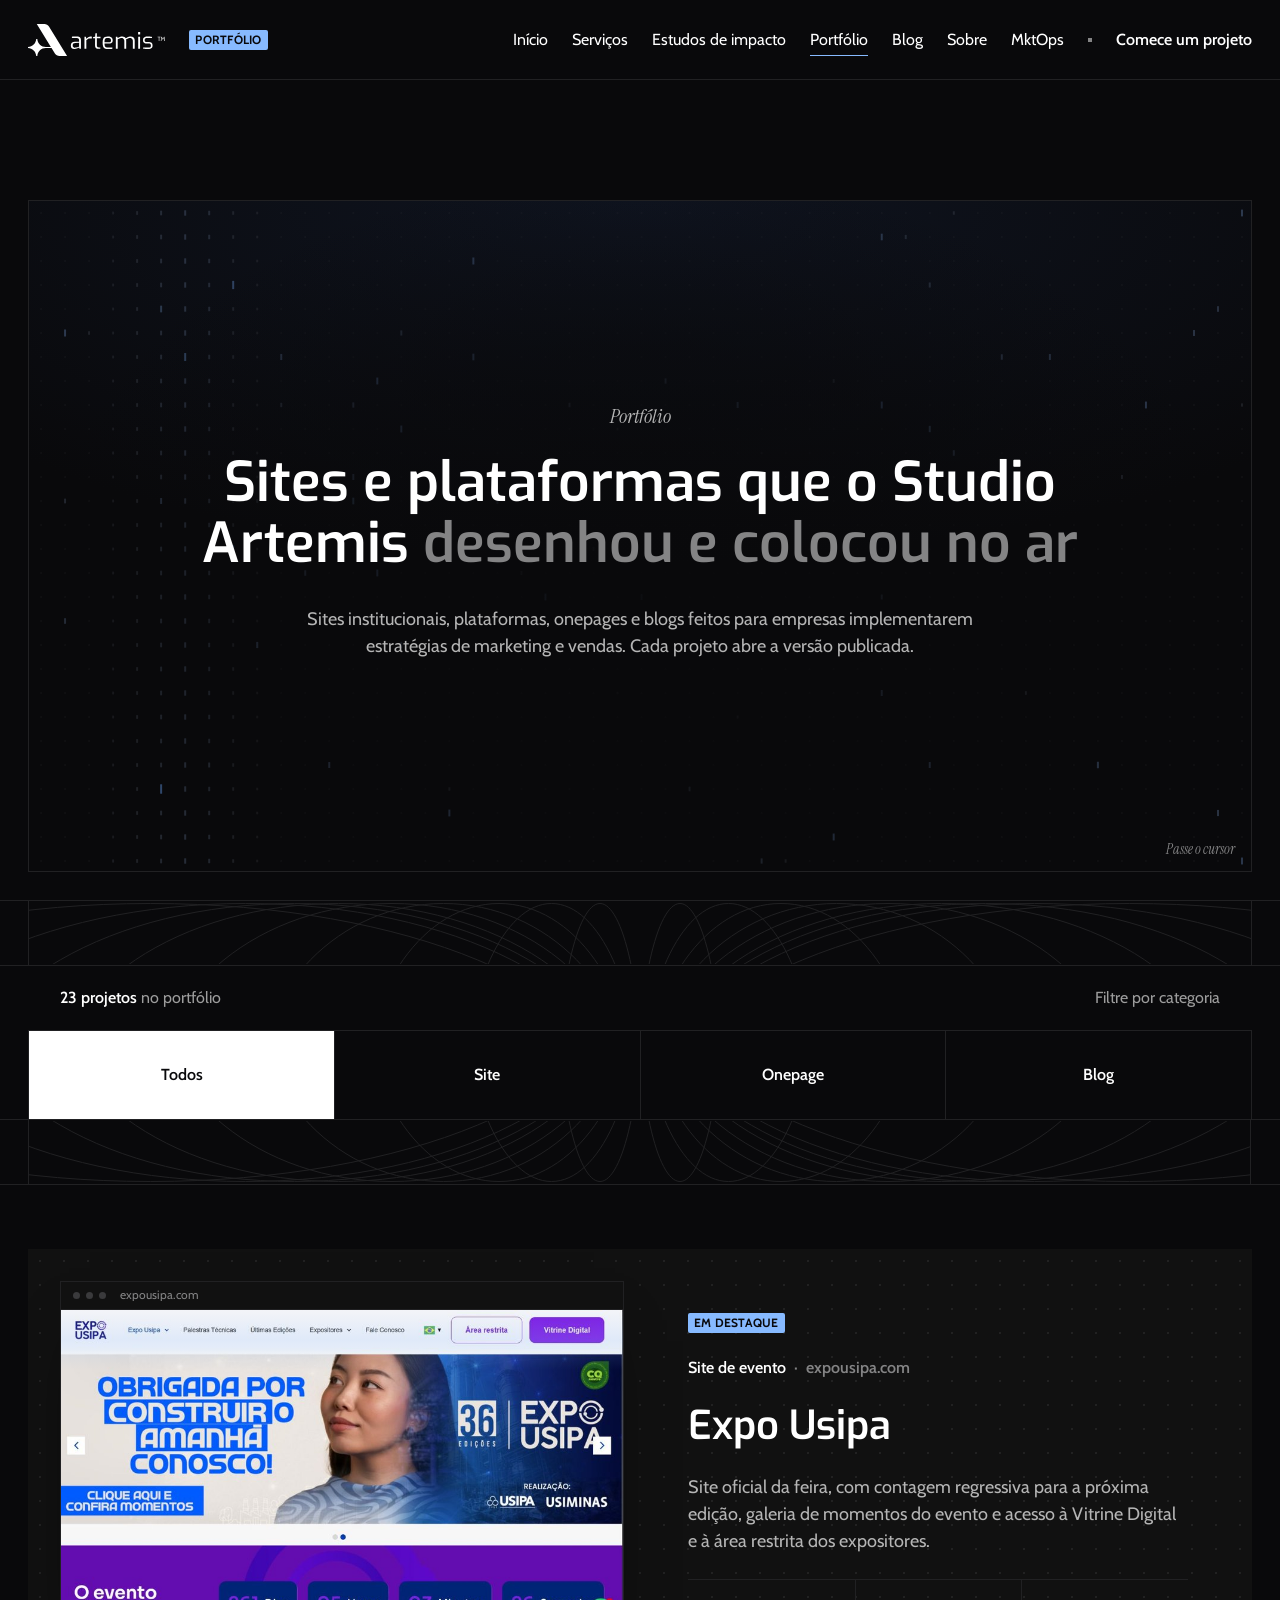
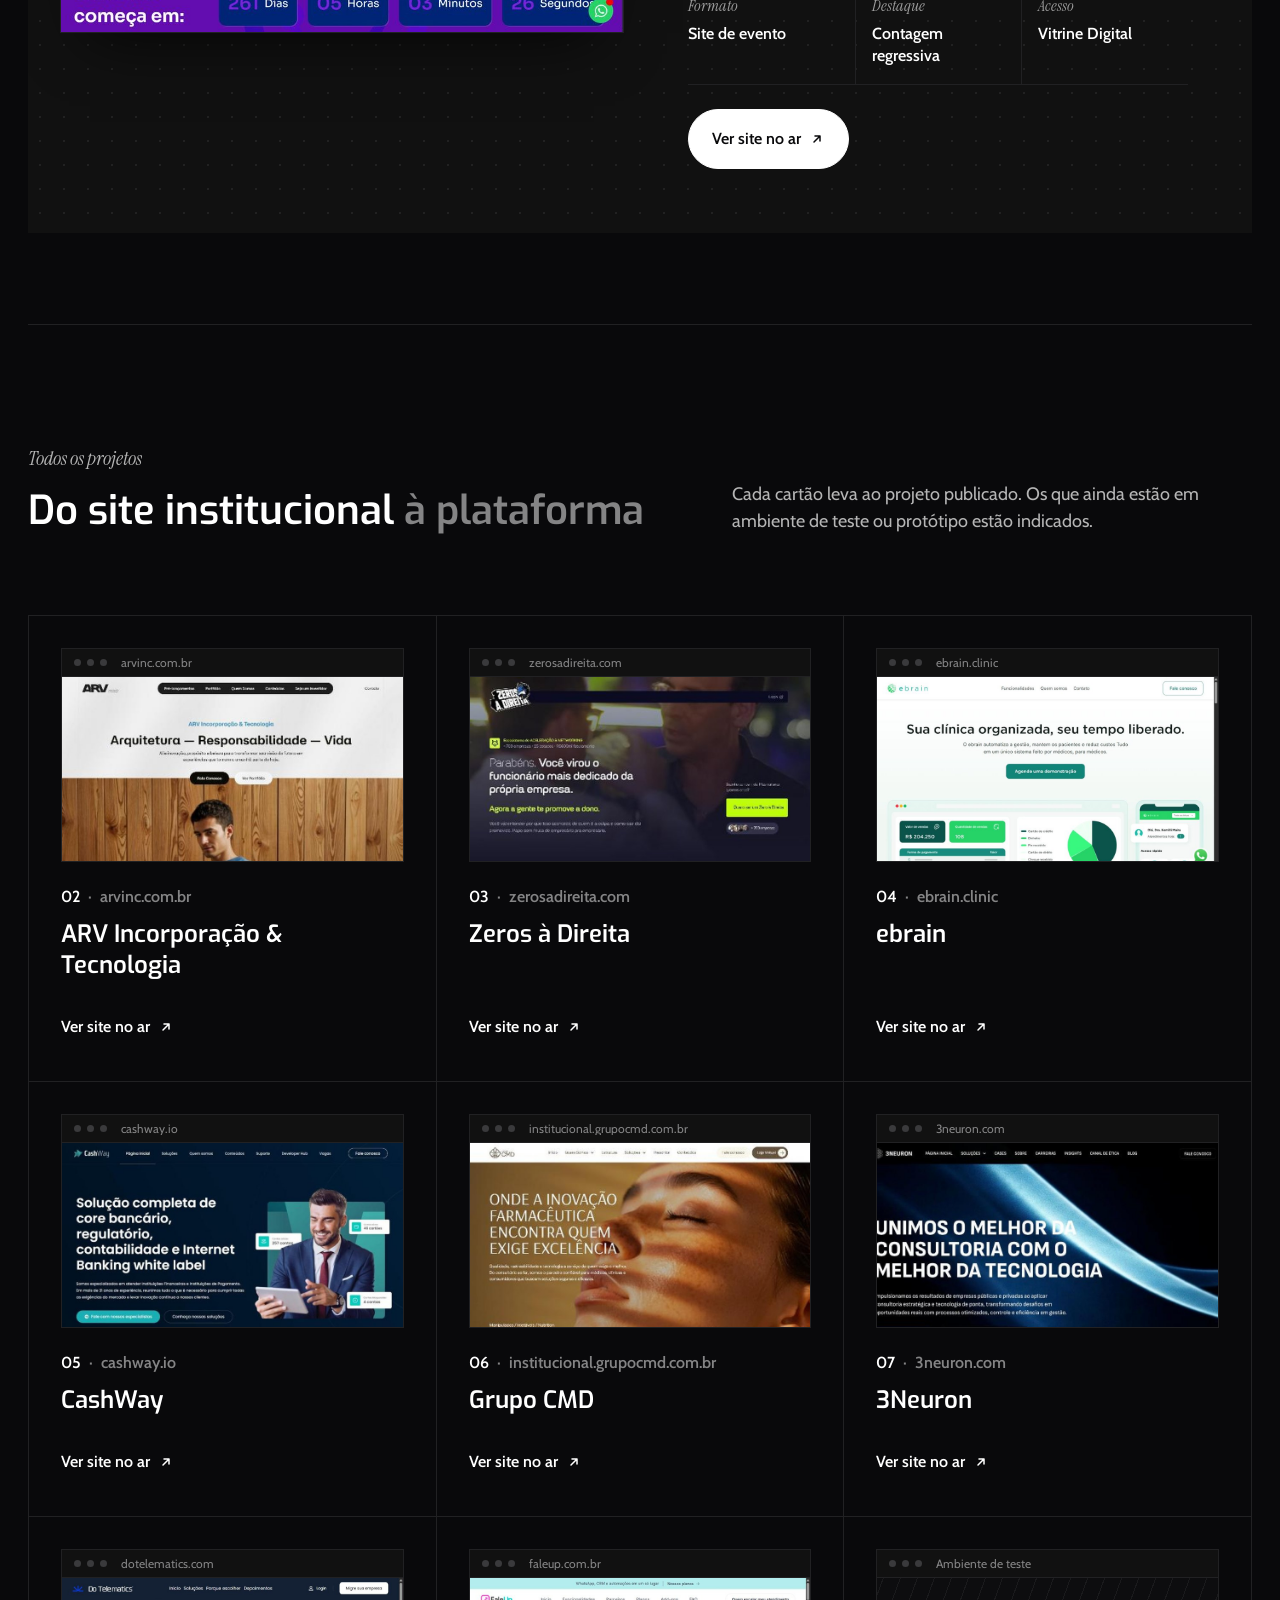
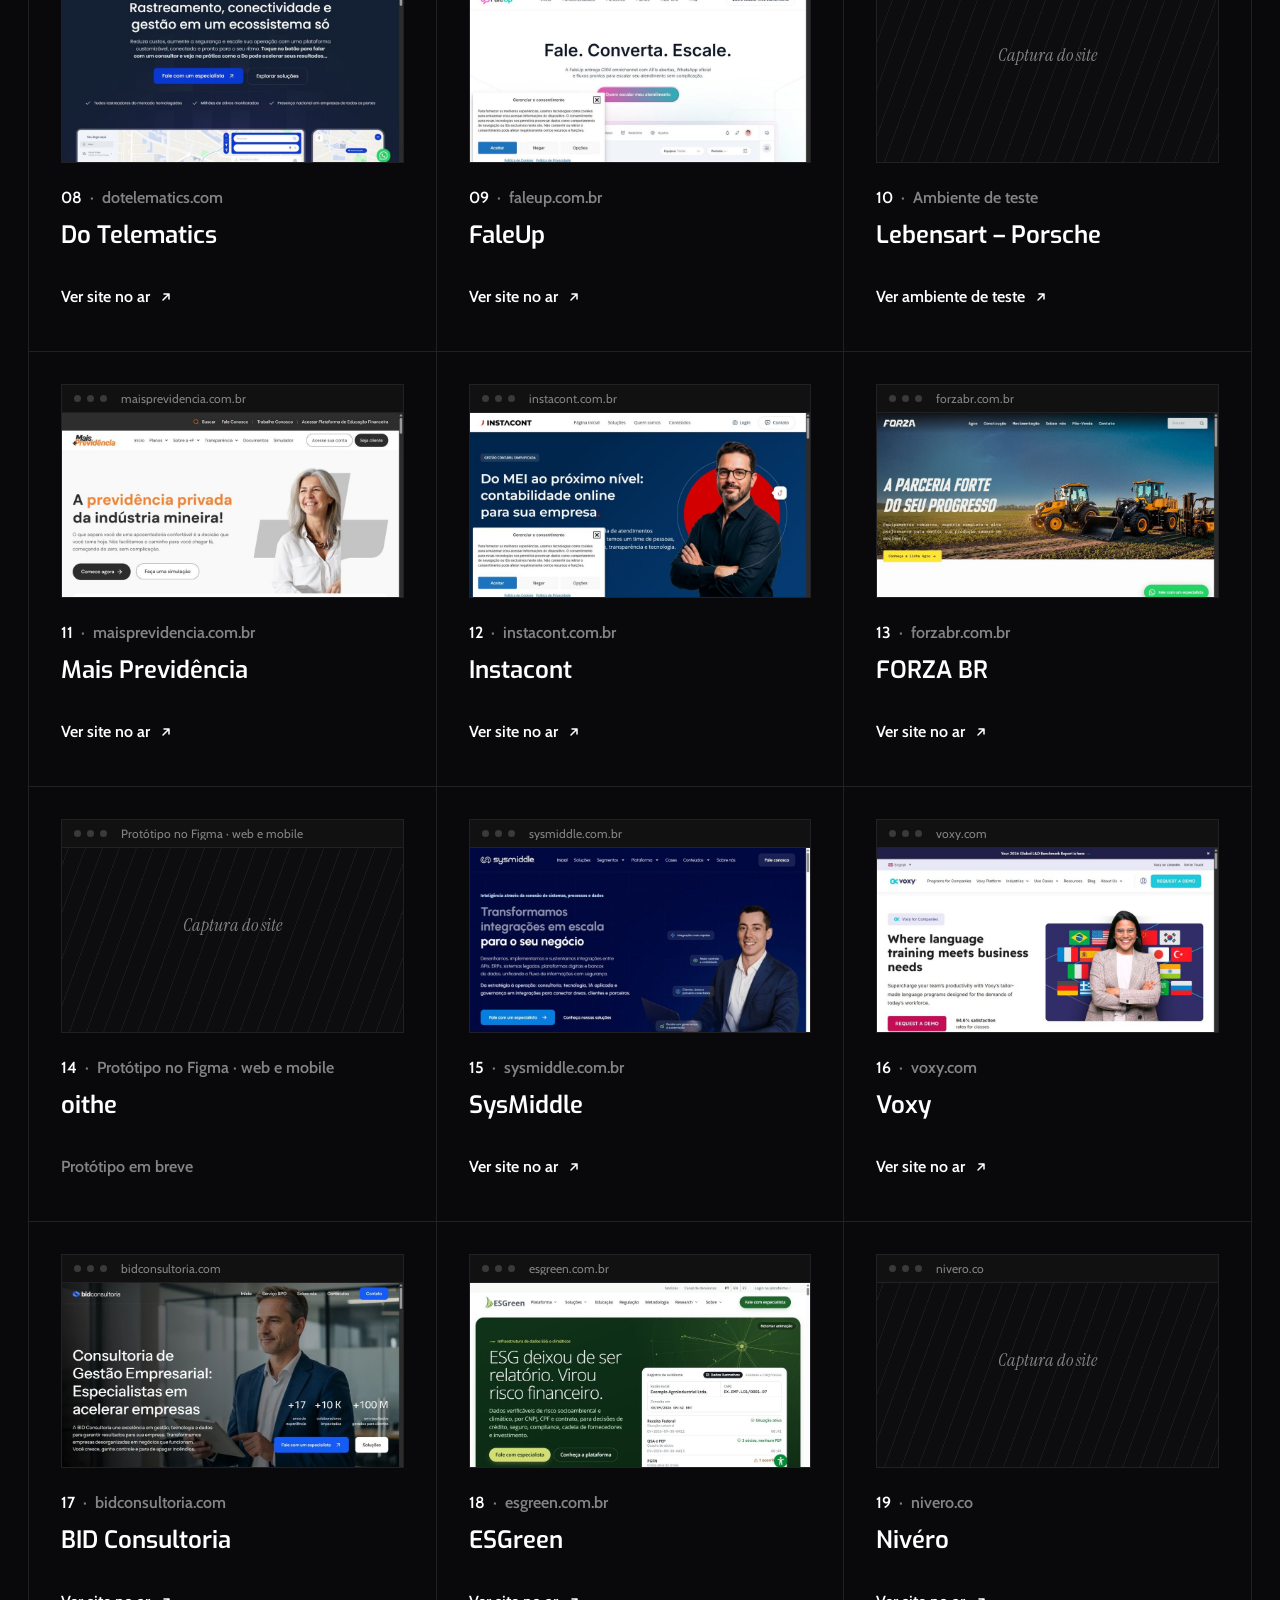
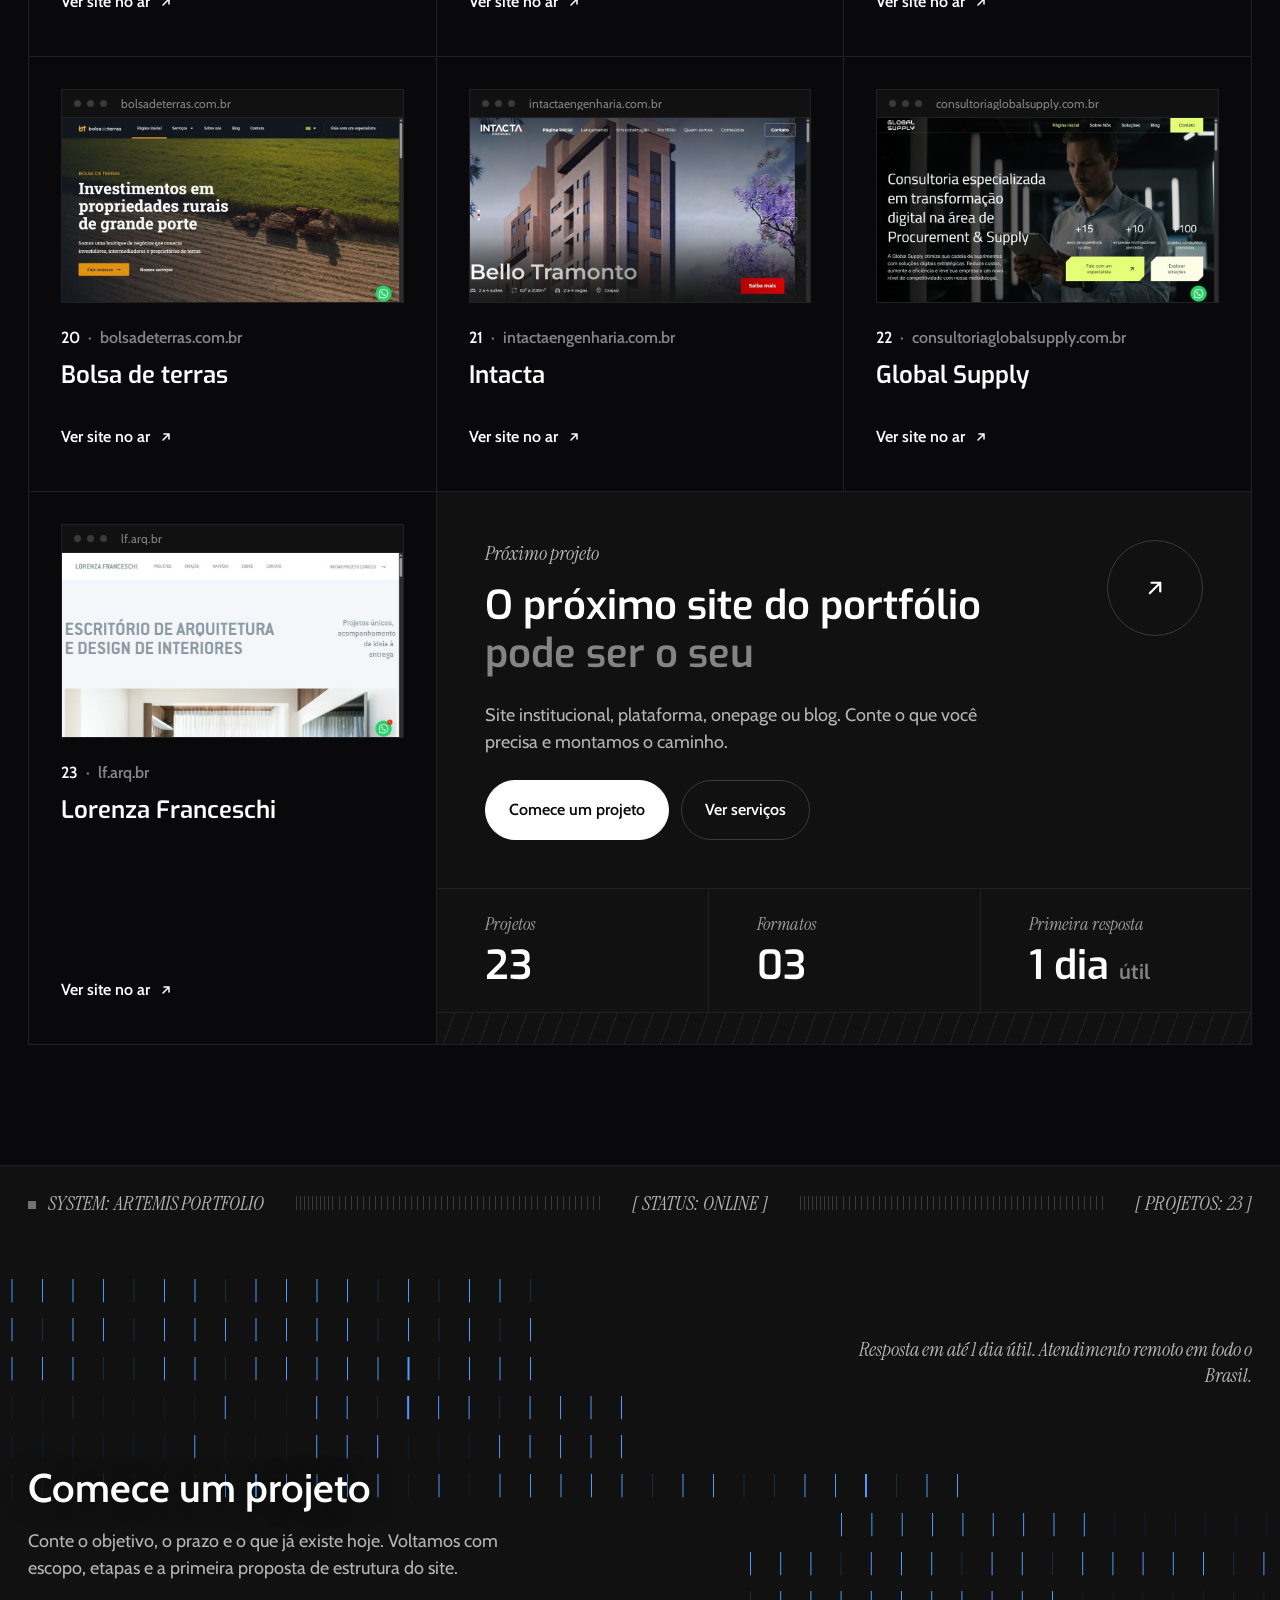
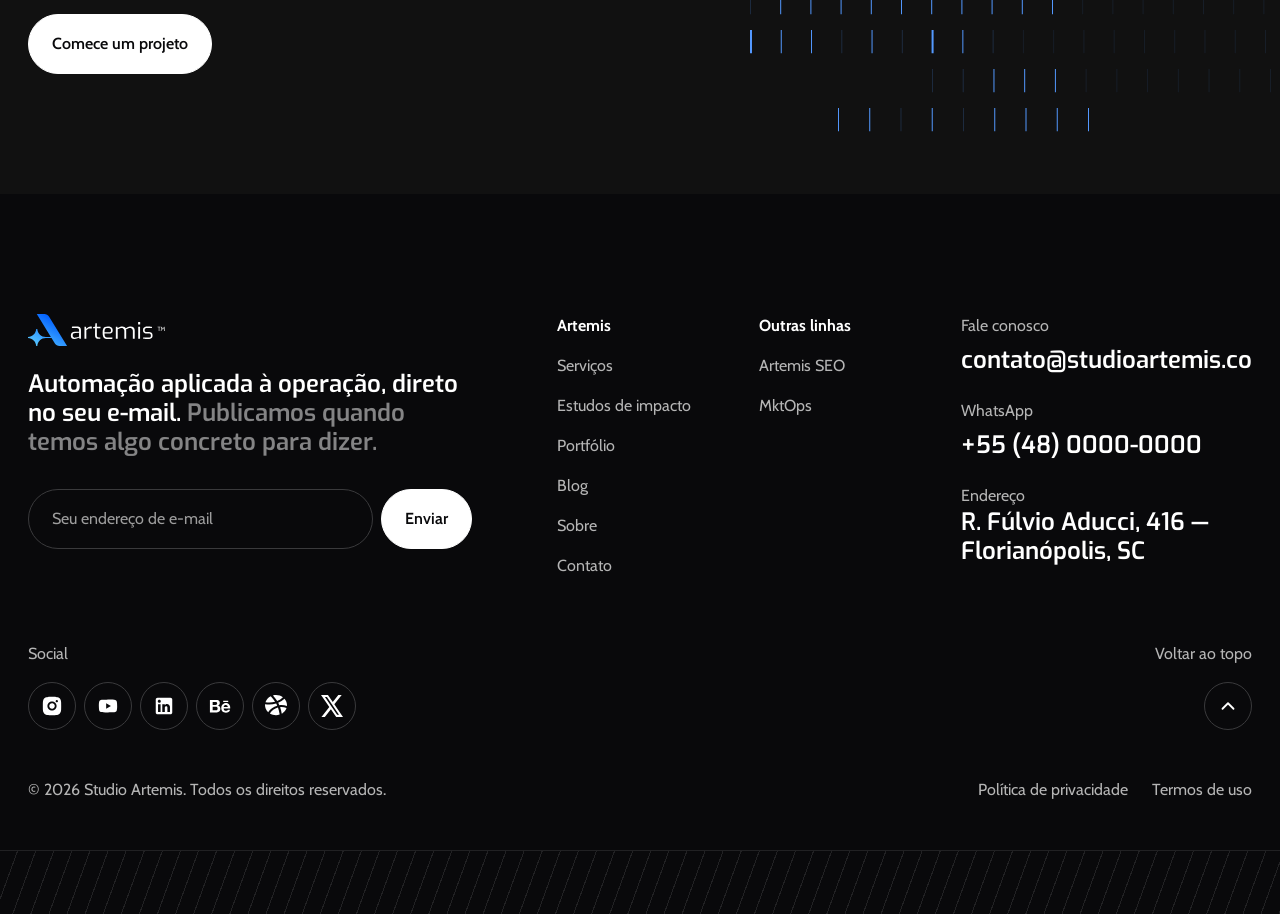
<file: index.html>
<!doctype html>
<html lang="pt-BR">
<head>
<meta charset="utf-8">
<meta name="viewport" content="width=device-width, initial-scale=1">
<title>Portfólio — Sites e plataformas do Studio Artemis</title>
<meta name="description" content="Sites institucionais, plataformas, onepages e blogs feitos para empresas implementarem estratégias de marketing e vendas. Cada projeto abre a versão publicada.">
<!-- Prévia fora do site oficial: não indexar enquanto a página não for aprovada -->
<meta name="robots" content="noindex, nofollow">
<link rel="icon" href="assets/images/favicon.svg" type="image/svg+xml">
<link rel="preconnect" href="https://fonts.googleapis.com">
<link rel="preconnect" href="https://fonts.gstatic.com" crossorigin>
<link href="https://fonts.googleapis.com/css2?family=Cabin:wdth,wght@75..100,400..700&family=Exo:wght@400..700&family=Instrument+Serif:ital@0;1&display=swap" rel="stylesheet">
<link rel="stylesheet" href="assets/css/base.css?v=1792435515">
<link rel="stylesheet" href="assets/css/sections/header.css?v=1792428953">
<link rel="stylesheet" href="assets/css/sections/portfolio-01-hero.css?v=1792424552">
<link rel="stylesheet" href="assets/css/sections/portfolio-02-filtro.css?v=1792430866">
<link rel="stylesheet" href="assets/css/sections/portfolio-03-destaque.css?v=1792435515">
<link rel="stylesheet" href="assets/css/sections/portfolio-04-projetos.css?v=1792427969">
<link rel="stylesheet" href="assets/css/sections/portfolio-05-cta.css?v=1792423919">
<link rel="stylesheet" href="assets/css/sections/footer.css?v=1792427969">
</head>
<body>
<div class="pf">

<!-- Header · variante Portfólio (design/Main.dc.html .hdr): logo + selo "Portfólio", "Portfólio" como item atual, CTA "Comece um projeto" -->
<header class="pf-hdr">
<div class="pf-wrap pf-hdr__in">
<div style="display: flex; align-items: center; gap: 24px">
<a href="https://studioartemis.co/" aria-label="Studio Artemis — página inicial"><img src="assets/images/header/logo-artemis.svg" width="137" height="32" alt="Artemis"></a>
<span class="pf-tag">Portfólio</span>
</div>
<nav class="pf-nav" aria-label="Principal">
<a href="https://studioartemis.co/">Início</a>
<a href="https://studioartemis.co/servicos">Serviços</a>
<a href="https://studioartemis.co/#estudos">Estudos de impacto</a>
<a class="pf-nav__cur" href="https://studioartemis.co/portfolio-artemis/" aria-current="page">Portfólio</a>
<a href="https://studioartemis.co/blog">Blog</a>
<a href="https://studioartemis.co/sobre">Sobre</a>
<a href="https://studioartemis.co/mktops">MktOps</a>
<span class="pf-nav__sep" aria-hidden="true"></span>
<a class="pf-nav__cta" href="https://studioartemis.co/contato">Comece um projeto</a>
</nav>
<button class="pf-menu-btn" type="button" aria-expanded="false" aria-controls="pf-menu" data-pf-menu-btn>Menu</button>
</div>
<!-- Menu do celular/tablet (≤900, onde o botão "Menu" aparece): o design só mostra o botão fechado; o painel abre abaixo do header -->
<nav class="pf-menu" id="pf-menu" aria-label="Principal" hidden data-extra>
<a href="https://studioartemis.co/">Início</a>
<a href="https://studioartemis.co/servicos">Serviços</a>
<a href="https://studioartemis.co/#estudos">Estudos de impacto</a>
<a href="https://studioartemis.co/portfolio-artemis/" aria-current="page">Portfólio</a>
<a href="https://studioartemis.co/blog">Blog</a>
<a href="https://studioartemis.co/sobre">Sobre</a>
<a href="https://studioartemis.co/mktops">MktOps</a>
<a class="pf-menu__cta" href="https://studioartemis.co/contato">Comece um projeto</a>
</nav>
</header>

<main>
<!-- Seção 01 — Hero (design/Main.dc.html .hero): campo de pontos em <canvas> que acende perto do cursor (assets/js/portfolio.js) -->
<section class="pf-hero" aria-labelledby="pf-title">
<div class="pf-wrap">
<div class="pf-hero__box">
<canvas class="pf-hero__fx" aria-hidden="true"></canvas>
<div class="pf-hero__glow" aria-hidden="true"></div>
<p class="pf-hero__hint" aria-hidden="true">Passe o cursor</p>
<div class="pf-hero__intro">
<p class="pf-eyebrow">Portfólio</p>
<h1 class="pf-hero__title" id="pf-title">Sites e plataformas que o Studio Artemis <em>desenhou e colocou no ar</em></h1>
<p class="pf-hero__lead">Sites institucionais, plataformas, onepages e blogs feitos para empresas implementarem estratégias de marketing e vendas. Cada projeto abre a versão publicada.</p>
</div>
</div>
</div>
</section>

<!-- Seção 02 — Filtro (design .filter): faixas de elipses, contagem e abas de categoria -->
<section class="pf-filter" aria-label="Filtro do portfólio">
<div class="pf-band" aria-hidden="true">
<div class="pf-wrap"><div class="pf-band__pattern"><img class="pf-band__ell pf-band__ell--mirror" src="assets/images/faixa/ellipse-a.svg" alt=""><img class="pf-band__ell" src="assets/images/faixa/ellipse-b.svg" alt=""></div></div>
</div>
<div class="pf-wrap">
<div class="pf-filter__in">
<div class="pf-hero__count" aria-live="polite" data-pf-contagem data-txt-todos="no portfólio" data-txt-projeto="projeto" data-txt-projetos="projetos" data-txt-em="em" data-txt-e="e" data-txt-ver="Ver os projetos ↓" data-txt-vazio="Ainda não há projetos em %s publicados no portfólio." data-txt-vazio-todos="Ainda não há projetos publicados no portfólio.">
<p><strong>23 projetos</strong> no portfólio</p>
<p>Filtre por categoria</p>
</div>
<nav class="pf-tabs" aria-label="Categorias do portfólio" data-pf-filtro>
<a class="pf-tab pf-tab--on" href="#todos" aria-current="true" aria-controls="pf-grid" data-filtro="todos">Todos</a>
<a class="pf-tab" href="#site" aria-controls="pf-grid" data-filtro="site" data-plural="Sites">Site</a>
<a class="pf-tab" href="#onepage" aria-controls="pf-grid" data-filtro="onepage" data-plural="Onepages">Onepage</a>
<a class="pf-tab" href="#blog" aria-controls="pf-grid" data-filtro="blog" data-plural="Blogs">Blog</a>
</nav>
</div>
</div>
<div class="pf-band pf-band--bottom" aria-hidden="true">
<div class="pf-wrap"><div class="pf-band__pattern pf-band__pattern--flip"><img class="pf-band__ell pf-band__ell--mirror" src="assets/images/faixa/ellipse-a.svg" alt=""><img class="pf-band__ell" src="assets/images/faixa/ellipse-b.svg" alt=""></div></div>
</div>
</section>

<!-- Seção 03 — Projeto em destaque (design .feat): luz e inclinação 3D seguem o cursor (assets/js/portfolio.js) -->
<section class="pf-feat" aria-labelledby="feat-title">
<div class="pf-wrap">
<article class="pf-feat__card" data-categorias="site">
<a class="pf-feat__media" href="https://expousipa.com" target="_blank" rel="noopener noreferrer" aria-label="Abrir o site: Expo Usipa">
<div class="pf-shot" role="img" aria-label="Captura de tela do site Expo Usipa">
<div class="pf-shot__bar" aria-hidden="true"><span class="pf-shot__dot"></span><span class="pf-shot__dot"></span><span class="pf-shot__dot"></span><span class="pf-shot__url">expousipa.com</span></div>
<img class="pf-shot__img" src="assets/images/projetos/expo-usipa.jpg" alt="">
<span class="pf-feat__scan" aria-hidden="true"></span>
</div>
<span class="pf-feat__open" aria-hidden="true">Abrir site
<svg width="16" height="16" viewBox="0 0 16 16" fill="none" aria-hidden="true"><path d="M5 11L11 5M6 5h5v5" stroke="currentColor" stroke-width="1.5" stroke-linecap="round" stroke-linejoin="round"></path></svg>
</span>
</a>
<div class="pf-feat__text">
<span class="pf-tag" style="align-self: flex-start">Em destaque</span>
<p class="pf-meta"><span class="pf-meta__lead">Site de evento</span><span aria-hidden="true">·</span><span>expousipa.com</span></p>
<h2 class="pf-feat__title" id="feat-title">Expo Usipa</h2>
<p class="pf-feat__desc">Site oficial da feira, com contagem regressiva para a próxima edição, galeria de momentos do evento e acesso à Vitrine Digital e à área restrita dos expositores.</p>
<dl class="pf-facts">
<div class="pf-fact"><dt>Formato</dt><dd>Site de evento</dd></div>
<div class="pf-fact"><dt>Destaque</dt><dd>Contagem regressiva</dd></div>
<div class="pf-fact"><dt>Acesso</dt><dd>Vitrine Digital</dd></div>
</dl>
<div class="pf-btns">
<a class="pf-btn pf-btn--pri" href="https://expousipa.com" target="_blank" rel="noopener noreferrer">Ver site no ar
<svg width="16" height="16" viewBox="0 0 16 16" fill="none" aria-hidden="true"><path d="M5 11L11 5M6 5h5v5" stroke="currentColor" stroke-width="1.5" stroke-linecap="round" stroke-linejoin="round"></path></svg>
</a>
</div>
</div>
</article>
</div>
</section>

<!-- Seção 04 — Todos os projetos (design .list): o marcador CARDS recebe um src/partials/card.html por item de src/projetos.json (tools/build.py) -->
<section class="pf-list" id="projetos" aria-labelledby="list-title">
<div class="pf-wrap">
<div class="pf-list__head">
<div style="display: flex; flex-direction: column; gap: 16px">
<p class="pf-eyebrow" data-pf-rotulo>Todos os projetos</p>
<h2 class="pf-list__title" id="list-title">Do site institucional <em>à plataforma</em></h2>
</div>
<p class="pf-list__note">Cada cartão leva ao projeto publicado. Os que ainda estão em ambiente de teste ou protótipo estão indicados.</p>
</div>
<div class="pf-grid" id="pf-grid">
<article class="pf-card" data-categorias="site">
<div class="pf-shot" role="img" aria-label="Captura de tela do projeto ARV Incorporação &amp; Tecnologia">
<div class="pf-shot__bar" aria-hidden="true"><span class="pf-shot__dot"></span><span class="pf-shot__dot"></span><span class="pf-shot__dot"></span><span class="pf-shot__url">arvinc.com.br</span></div>
<img class="pf-shot__img" src="assets/images/projetos/arv-incorporacao.jpg" width="800" height="500" alt="" loading="lazy" decoding="async">
</div>
<div class="pf-card__info">
<p class="pf-meta"><span class="pf-meta__lead">02</span><span aria-hidden="true">·</span><span>arvinc.com.br</span></p>
<h3 class="pf-card__name">ARV Incorporação &amp; Tecnologia</h3>
</div>
<a class="pf-card__go" href="https://arvinc.com.br" target="_blank" rel="noopener noreferrer">Ver site no ar
<svg width="16" height="16" viewBox="0 0 16 16" fill="none" aria-hidden="true"><path d="M5 11L11 5M6 5h5v5" stroke="currentColor" stroke-width="1.5" stroke-linecap="round" stroke-linejoin="round"></path></svg>
</a>
</article>
<article class="pf-card" data-categorias="onepage">
<div class="pf-shot" role="img" aria-label="Captura de tela do projeto Zeros à Direita">
<div class="pf-shot__bar" aria-hidden="true"><span class="pf-shot__dot"></span><span class="pf-shot__dot"></span><span class="pf-shot__dot"></span><span class="pf-shot__url">zerosadireita.com</span></div>
<img class="pf-shot__img" src="assets/images/projetos/zeros-a-direita.jpg" width="800" height="500" alt="" loading="lazy" decoding="async">
</div>
<div class="pf-card__info">
<p class="pf-meta"><span class="pf-meta__lead">03</span><span aria-hidden="true">·</span><span>zerosadireita.com</span></p>
<h3 class="pf-card__name">Zeros à Direita</h3>
</div>
<a class="pf-card__go" href="https://zerosadireita.com" target="_blank" rel="noopener noreferrer">Ver site no ar
<svg width="16" height="16" viewBox="0 0 16 16" fill="none" aria-hidden="true"><path d="M5 11L11 5M6 5h5v5" stroke="currentColor" stroke-width="1.5" stroke-linecap="round" stroke-linejoin="round"></path></svg>
</a>
</article>
<article class="pf-card" data-categorias="onepage">
<div class="pf-shot" role="img" aria-label="Captura de tela do projeto ebrain">
<div class="pf-shot__bar" aria-hidden="true"><span class="pf-shot__dot"></span><span class="pf-shot__dot"></span><span class="pf-shot__dot"></span><span class="pf-shot__url">ebrain.clinic</span></div>
<img class="pf-shot__img" src="assets/images/projetos/ebrain.jpg" width="960" height="540" alt="" loading="lazy" decoding="async">
</div>
<div class="pf-card__info">
<p class="pf-meta"><span class="pf-meta__lead">04</span><span aria-hidden="true">·</span><span>ebrain.clinic</span></p>
<h3 class="pf-card__name">ebrain</h3>
</div>
<a class="pf-card__go" href="https://ebrain.clinic" target="_blank" rel="noopener noreferrer">Ver site no ar
<svg width="16" height="16" viewBox="0 0 16 16" fill="none" aria-hidden="true"><path d="M5 11L11 5M6 5h5v5" stroke="currentColor" stroke-width="1.5" stroke-linecap="round" stroke-linejoin="round"></path></svg>
</a>
</article>
<article class="pf-card" data-categorias="site">
<div class="pf-shot" role="img" aria-label="Captura de tela do projeto CashWay">
<div class="pf-shot__bar" aria-hidden="true"><span class="pf-shot__dot"></span><span class="pf-shot__dot"></span><span class="pf-shot__dot"></span><span class="pf-shot__url">cashway.io</span></div>
<img class="pf-shot__img" src="assets/images/projetos/cashway.jpg" width="800" height="500" alt="" loading="lazy" decoding="async">
</div>
<div class="pf-card__info">
<p class="pf-meta"><span class="pf-meta__lead">05</span><span aria-hidden="true">·</span><span>cashway.io</span></p>
<h3 class="pf-card__name">CashWay</h3>
</div>
<a class="pf-card__go" href="https://cashway.io" target="_blank" rel="noopener noreferrer">Ver site no ar
<svg width="16" height="16" viewBox="0 0 16 16" fill="none" aria-hidden="true"><path d="M5 11L11 5M6 5h5v5" stroke="currentColor" stroke-width="1.5" stroke-linecap="round" stroke-linejoin="round"></path></svg>
</a>
</article>
<article class="pf-card" data-categorias="site">
<div class="pf-shot" role="img" aria-label="Captura de tela do projeto Grupo CMD">
<div class="pf-shot__bar" aria-hidden="true"><span class="pf-shot__dot"></span><span class="pf-shot__dot"></span><span class="pf-shot__dot"></span><span class="pf-shot__url">institucional.grupocmd.com.br</span></div>
<img class="pf-shot__img" src="assets/images/projetos/grupo-cmd.jpg" width="800" height="500" alt="" loading="lazy" decoding="async">
</div>
<div class="pf-card__info">
<p class="pf-meta"><span class="pf-meta__lead">06</span><span aria-hidden="true">·</span><span>institucional.grupocmd.com.br</span></p>
<h3 class="pf-card__name">Grupo CMD</h3>
</div>
<a class="pf-card__go" href="https://institucional.grupocmd.com.br" target="_blank" rel="noopener noreferrer">Ver site no ar
<svg width="16" height="16" viewBox="0 0 16 16" fill="none" aria-hidden="true"><path d="M5 11L11 5M6 5h5v5" stroke="currentColor" stroke-width="1.5" stroke-linecap="round" stroke-linejoin="round"></path></svg>
</a>
</article>
<article class="pf-card" data-categorias="site blog">
<div class="pf-shot" role="img" aria-label="Captura de tela do projeto 3Neuron">
<div class="pf-shot__bar" aria-hidden="true"><span class="pf-shot__dot"></span><span class="pf-shot__dot"></span><span class="pf-shot__dot"></span><span class="pf-shot__url">3neuron.com</span></div>
<img class="pf-shot__img" src="assets/images/projetos/3neuron.jpg" width="800" height="500" alt="" loading="lazy" decoding="async">
</div>
<div class="pf-card__info">
<p class="pf-meta"><span class="pf-meta__lead">07</span><span aria-hidden="true">·</span><span>3neuron.com</span></p>
<h3 class="pf-card__name">3Neuron</h3>
</div>
<a class="pf-card__go" href="https://3neuron.com" target="_blank" rel="noopener noreferrer">Ver site no ar
<svg width="16" height="16" viewBox="0 0 16 16" fill="none" aria-hidden="true"><path d="M5 11L11 5M6 5h5v5" stroke="currentColor" stroke-width="1.5" stroke-linecap="round" stroke-linejoin="round"></path></svg>
</a>
</article>
<article class="pf-card" data-categorias="site">
<div class="pf-shot" role="img" aria-label="Captura de tela do projeto Do Telematics">
<div class="pf-shot__bar" aria-hidden="true"><span class="pf-shot__dot"></span><span class="pf-shot__dot"></span><span class="pf-shot__dot"></span><span class="pf-shot__url">dotelematics.com</span></div>
<img class="pf-shot__img" src="assets/images/projetos/do-telematics.jpg" width="960" height="540" alt="" loading="lazy" decoding="async">
</div>
<div class="pf-card__info">
<p class="pf-meta"><span class="pf-meta__lead">08</span><span aria-hidden="true">·</span><span>dotelematics.com</span></p>
<h3 class="pf-card__name">Do Telematics</h3>
</div>
<a class="pf-card__go" href="https://dotelematics.com" target="_blank" rel="noopener noreferrer">Ver site no ar
<svg width="16" height="16" viewBox="0 0 16 16" fill="none" aria-hidden="true"><path d="M5 11L11 5M6 5h5v5" stroke="currentColor" stroke-width="1.5" stroke-linecap="round" stroke-linejoin="round"></path></svg>
</a>
</article>
<article class="pf-card" data-categorias="onepage">
<div class="pf-shot" role="img" aria-label="Captura de tela do projeto FaleUp">
<div class="pf-shot__bar" aria-hidden="true"><span class="pf-shot__dot"></span><span class="pf-shot__dot"></span><span class="pf-shot__dot"></span><span class="pf-shot__url">faleup.com.br</span></div>
<img class="pf-shot__img" src="assets/images/projetos/faleup.jpg" width="960" height="540" alt="" loading="lazy" decoding="async">
</div>
<div class="pf-card__info">
<p class="pf-meta"><span class="pf-meta__lead">09</span><span aria-hidden="true">·</span><span>faleup.com.br</span></p>
<h3 class="pf-card__name">FaleUp</h3>
</div>
<a class="pf-card__go" href="https://faleup.com.br" target="_blank" rel="noopener noreferrer">Ver site no ar
<svg width="16" height="16" viewBox="0 0 16 16" fill="none" aria-hidden="true"><path d="M5 11L11 5M6 5h5v5" stroke="currentColor" stroke-width="1.5" stroke-linecap="round" stroke-linejoin="round"></path></svg>
</a>
</article>
<article class="pf-card" data-categorias="site">
<div class="pf-shot" role="img" aria-label="Espaço para a captura de tela do projeto Lebensart – Porsche">
<div class="pf-shot__bar" aria-hidden="true"><span class="pf-shot__dot"></span><span class="pf-shot__dot"></span><span class="pf-shot__dot"></span><span class="pf-shot__url">Ambiente de teste</span></div>
<p class="pf-shot__label">Captura do site</p>
</div>
<div class="pf-card__info">
<p class="pf-meta"><span class="pf-meta__lead">10</span><span aria-hidden="true">·</span><span>Ambiente de teste</span></p>
<h3 class="pf-card__name">Lebensart – Porsche</h3>
</div>
<a class="pf-card__go" href="https://testeskatz.artemisdigital.net" target="_blank" rel="noopener noreferrer">Ver ambiente de teste
<svg width="16" height="16" viewBox="0 0 16 16" fill="none" aria-hidden="true"><path d="M5 11L11 5M6 5h5v5" stroke="currentColor" stroke-width="1.5" stroke-linecap="round" stroke-linejoin="round"></path></svg>
</a>
</article>
<article class="pf-card" data-categorias="site">
<div class="pf-shot" role="img" aria-label="Captura de tela do projeto Mais Previdência">
<div class="pf-shot__bar" aria-hidden="true"><span class="pf-shot__dot"></span><span class="pf-shot__dot"></span><span class="pf-shot__dot"></span><span class="pf-shot__url">maisprevidencia.com.br</span></div>
<img class="pf-shot__img" src="assets/images/projetos/mais-previdencia.jpg" width="960" height="540" alt="" loading="lazy" decoding="async">
</div>
<div class="pf-card__info">
<p class="pf-meta"><span class="pf-meta__lead">11</span><span aria-hidden="true">·</span><span>maisprevidencia.com.br</span></p>
<h3 class="pf-card__name">Mais Previdência</h3>
</div>
<a class="pf-card__go" href="https://maisprevidencia.com.br" target="_blank" rel="noopener noreferrer">Ver site no ar
<svg width="16" height="16" viewBox="0 0 16 16" fill="none" aria-hidden="true"><path d="M5 11L11 5M6 5h5v5" stroke="currentColor" stroke-width="1.5" stroke-linecap="round" stroke-linejoin="round"></path></svg>
</a>
</article>
<article class="pf-card" data-categorias="site">
<div class="pf-shot" role="img" aria-label="Captura de tela do projeto Instacont">
<div class="pf-shot__bar" aria-hidden="true"><span class="pf-shot__dot"></span><span class="pf-shot__dot"></span><span class="pf-shot__dot"></span><span class="pf-shot__url">instacont.com.br</span></div>
<img class="pf-shot__img" src="assets/images/projetos/instacont.jpg" width="960" height="540" alt="" loading="lazy" decoding="async">
</div>
<div class="pf-card__info">
<p class="pf-meta"><span class="pf-meta__lead">12</span><span aria-hidden="true">·</span><span>instacont.com.br</span></p>
<h3 class="pf-card__name">Instacont</h3>
</div>
<a class="pf-card__go" href="https://instacont.com.br" target="_blank" rel="noopener noreferrer">Ver site no ar
<svg width="16" height="16" viewBox="0 0 16 16" fill="none" aria-hidden="true"><path d="M5 11L11 5M6 5h5v5" stroke="currentColor" stroke-width="1.5" stroke-linecap="round" stroke-linejoin="round"></path></svg>
</a>
</article>
<article class="pf-card" data-categorias="site">
<div class="pf-shot" role="img" aria-label="Captura de tela do projeto FORZA BR">
<div class="pf-shot__bar" aria-hidden="true"><span class="pf-shot__dot"></span><span class="pf-shot__dot"></span><span class="pf-shot__dot"></span><span class="pf-shot__url">forzabr.com.br</span></div>
<img class="pf-shot__img" src="assets/images/projetos/forza-br.jpg" width="960" height="540" alt="" loading="lazy" decoding="async">
</div>
<div class="pf-card__info">
<p class="pf-meta"><span class="pf-meta__lead">13</span><span aria-hidden="true">·</span><span>forzabr.com.br</span></p>
<h3 class="pf-card__name">FORZA BR</h3>
</div>
<a class="pf-card__go" href="https://forzabr.com.br" target="_blank" rel="noopener noreferrer">Ver site no ar
<svg width="16" height="16" viewBox="0 0 16 16" fill="none" aria-hidden="true"><path d="M5 11L11 5M6 5h5v5" stroke="currentColor" stroke-width="1.5" stroke-linecap="round" stroke-linejoin="round"></path></svg>
</a>
</article>
<article class="pf-card" data-categorias="">
<div class="pf-shot" role="img" aria-label="Espaço para a captura de tela do projeto oithe">
<div class="pf-shot__bar" aria-hidden="true"><span class="pf-shot__dot"></span><span class="pf-shot__dot"></span><span class="pf-shot__dot"></span><span class="pf-shot__url">Protótipo no Figma · web e mobile</span></div>
<p class="pf-shot__label">Captura do site</p>
</div>
<div class="pf-card__info">
<p class="pf-meta"><span class="pf-meta__lead">14</span><span aria-hidden="true">·</span><span>Protótipo no Figma · web e mobile</span></p>
<h3 class="pf-card__name">oithe</h3>
</div>
<a class="pf-card__go">Protótipo em breve
<svg width="16" height="16" viewBox="0 0 16 16" fill="none" aria-hidden="true"><path d="M5 11L11 5M6 5h5v5" stroke="currentColor" stroke-width="1.5" stroke-linecap="round" stroke-linejoin="round"></path></svg>
</a>
</article>
<article class="pf-card" data-categorias="site">
<div class="pf-shot" role="img" aria-label="Captura de tela do projeto SysMiddle">
<div class="pf-shot__bar" aria-hidden="true"><span class="pf-shot__dot"></span><span class="pf-shot__dot"></span><span class="pf-shot__dot"></span><span class="pf-shot__url">sysmiddle.com.br</span></div>
<img class="pf-shot__img" src="assets/images/projetos/sysmiddle.jpg" width="960" height="540" alt="" loading="lazy" decoding="async">
</div>
<div class="pf-card__info">
<p class="pf-meta"><span class="pf-meta__lead">15</span><span aria-hidden="true">·</span><span>sysmiddle.com.br</span></p>
<h3 class="pf-card__name">SysMiddle</h3>
</div>
<a class="pf-card__go" href="https://sysmiddle.com.br" target="_blank" rel="noopener noreferrer">Ver site no ar
<svg width="16" height="16" viewBox="0 0 16 16" fill="none" aria-hidden="true"><path d="M5 11L11 5M6 5h5v5" stroke="currentColor" stroke-width="1.5" stroke-linecap="round" stroke-linejoin="round"></path></svg>
</a>
</article>
<article class="pf-card" data-categorias="site blog">
<div class="pf-shot" role="img" aria-label="Captura de tela do projeto Voxy">
<div class="pf-shot__bar" aria-hidden="true"><span class="pf-shot__dot"></span><span class="pf-shot__dot"></span><span class="pf-shot__dot"></span><span class="pf-shot__url">voxy.com</span></div>
<img class="pf-shot__img" src="assets/images/projetos/voxy.jpg" width="960" height="540" alt="" loading="lazy" decoding="async">
</div>
<div class="pf-card__info">
<p class="pf-meta"><span class="pf-meta__lead">16</span><span aria-hidden="true">·</span><span>voxy.com</span></p>
<h3 class="pf-card__name">Voxy</h3>
</div>
<a class="pf-card__go" href="https://voxy.com" target="_blank" rel="noopener noreferrer">Ver site no ar
<svg width="16" height="16" viewBox="0 0 16 16" fill="none" aria-hidden="true"><path d="M5 11L11 5M6 5h5v5" stroke="currentColor" stroke-width="1.5" stroke-linecap="round" stroke-linejoin="round"></path></svg>
</a>
</article>
<article class="pf-card" data-categorias="site">
<div class="pf-shot" role="img" aria-label="Captura de tela do projeto BID Consultoria">
<div class="pf-shot__bar" aria-hidden="true"><span class="pf-shot__dot"></span><span class="pf-shot__dot"></span><span class="pf-shot__dot"></span><span class="pf-shot__url">bidconsultoria.com</span></div>
<img class="pf-shot__img" src="assets/images/projetos/bid-consultoria.jpg" width="960" height="540" alt="" loading="lazy" decoding="async">
</div>
<div class="pf-card__info">
<p class="pf-meta"><span class="pf-meta__lead">17</span><span aria-hidden="true">·</span><span>bidconsultoria.com</span></p>
<h3 class="pf-card__name">BID Consultoria</h3>
</div>
<a class="pf-card__go" href="https://bidconsultoria.com" target="_blank" rel="noopener noreferrer">Ver site no ar
<svg width="16" height="16" viewBox="0 0 16 16" fill="none" aria-hidden="true"><path d="M5 11L11 5M6 5h5v5" stroke="currentColor" stroke-width="1.5" stroke-linecap="round" stroke-linejoin="round"></path></svg>
</a>
</article>
<article class="pf-card" data-categorias="site">
<div class="pf-shot" role="img" aria-label="Captura de tela do projeto ESGreen">
<div class="pf-shot__bar" aria-hidden="true"><span class="pf-shot__dot"></span><span class="pf-shot__dot"></span><span class="pf-shot__dot"></span><span class="pf-shot__url">esgreen.com.br</span></div>
<img class="pf-shot__img" src="assets/images/projetos/esgreen.jpg" width="960" height="540" alt="" loading="lazy" decoding="async">
</div>
<div class="pf-card__info">
<p class="pf-meta"><span class="pf-meta__lead">18</span><span aria-hidden="true">·</span><span>esgreen.com.br</span></p>
<h3 class="pf-card__name">ESGreen</h3>
</div>
<a class="pf-card__go" href="https://esgreen.com.br" target="_blank" rel="noopener noreferrer">Ver site no ar
<svg width="16" height="16" viewBox="0 0 16 16" fill="none" aria-hidden="true"><path d="M5 11L11 5M6 5h5v5" stroke="currentColor" stroke-width="1.5" stroke-linecap="round" stroke-linejoin="round"></path></svg>
</a>
</article>
<article class="pf-card" data-categorias="site">
<div class="pf-shot" role="img" aria-label="Espaço para a captura de tela do projeto Nivéro">
<div class="pf-shot__bar" aria-hidden="true"><span class="pf-shot__dot"></span><span class="pf-shot__dot"></span><span class="pf-shot__dot"></span><span class="pf-shot__url">nivero.co</span></div>
<p class="pf-shot__label">Captura do site</p>
</div>
<div class="pf-card__info">
<p class="pf-meta"><span class="pf-meta__lead">19</span><span aria-hidden="true">·</span><span>nivero.co</span></p>
<h3 class="pf-card__name">Nivéro</h3>
</div>
<a class="pf-card__go" href="https://nivero.co" target="_blank" rel="noopener noreferrer">Ver site no ar
<svg width="16" height="16" viewBox="0 0 16 16" fill="none" aria-hidden="true"><path d="M5 11L11 5M6 5h5v5" stroke="currentColor" stroke-width="1.5" stroke-linecap="round" stroke-linejoin="round"></path></svg>
</a>
</article>
<article class="pf-card" data-categorias="site blog">
<div class="pf-shot" role="img" aria-label="Captura de tela do projeto Bolsa de terras">
<div class="pf-shot__bar" aria-hidden="true"><span class="pf-shot__dot"></span><span class="pf-shot__dot"></span><span class="pf-shot__dot"></span><span class="pf-shot__url">bolsadeterras.com.br</span></div>
<img class="pf-shot__img" src="assets/images/projetos/bolsa-de-terras.jpg" width="960" height="540" alt="" loading="lazy" decoding="async">
</div>
<div class="pf-card__info">
<p class="pf-meta"><span class="pf-meta__lead">20</span><span aria-hidden="true">·</span><span>bolsadeterras.com.br</span></p>
<h3 class="pf-card__name">Bolsa de terras</h3>
</div>
<a class="pf-card__go" href="https://bolsadeterras.com.br" target="_blank" rel="noopener noreferrer">Ver site no ar
<svg width="16" height="16" viewBox="0 0 16 16" fill="none" aria-hidden="true"><path d="M5 11L11 5M6 5h5v5" stroke="currentColor" stroke-width="1.5" stroke-linecap="round" stroke-linejoin="round"></path></svg>
</a>
</article>
<article class="pf-card" data-categorias="site">
<div class="pf-shot" role="img" aria-label="Captura de tela do projeto Intacta">
<div class="pf-shot__bar" aria-hidden="true"><span class="pf-shot__dot"></span><span class="pf-shot__dot"></span><span class="pf-shot__dot"></span><span class="pf-shot__url">intactaengenharia.com.br</span></div>
<img class="pf-shot__img" src="assets/images/projetos/intacta.jpg" width="960" height="540" alt="" loading="lazy" decoding="async">
</div>
<div class="pf-card__info">
<p class="pf-meta"><span class="pf-meta__lead">21</span><span aria-hidden="true">·</span><span>intactaengenharia.com.br</span></p>
<h3 class="pf-card__name">Intacta</h3>
</div>
<a class="pf-card__go" href="https://intactaengenharia.com.br" target="_blank" rel="noopener noreferrer">Ver site no ar
<svg width="16" height="16" viewBox="0 0 16 16" fill="none" aria-hidden="true"><path d="M5 11L11 5M6 5h5v5" stroke="currentColor" stroke-width="1.5" stroke-linecap="round" stroke-linejoin="round"></path></svg>
</a>
</article>
<article class="pf-card" data-categorias="site blog">
<div class="pf-shot" role="img" aria-label="Captura de tela do projeto Global Supply">
<div class="pf-shot__bar" aria-hidden="true"><span class="pf-shot__dot"></span><span class="pf-shot__dot"></span><span class="pf-shot__dot"></span><span class="pf-shot__url">consultoriaglobalsupply.com.br</span></div>
<img class="pf-shot__img" src="assets/images/projetos/global-supply.jpg" width="960" height="540" alt="" loading="lazy" decoding="async">
</div>
<div class="pf-card__info">
<p class="pf-meta"><span class="pf-meta__lead">22</span><span aria-hidden="true">·</span><span>consultoriaglobalsupply.com.br</span></p>
<h3 class="pf-card__name">Global Supply</h3>
</div>
<a class="pf-card__go" href="https://consultoriaglobalsupply.com.br" target="_blank" rel="noopener noreferrer">Ver site no ar
<svg width="16" height="16" viewBox="0 0 16 16" fill="none" aria-hidden="true"><path d="M5 11L11 5M6 5h5v5" stroke="currentColor" stroke-width="1.5" stroke-linecap="round" stroke-linejoin="round"></path></svg>
</a>
</article>
<article class="pf-card" data-categorias="site">
<div class="pf-shot" role="img" aria-label="Captura de tela do projeto Lorenza Franceschi">
<div class="pf-shot__bar" aria-hidden="true"><span class="pf-shot__dot"></span><span class="pf-shot__dot"></span><span class="pf-shot__dot"></span><span class="pf-shot__url">lf.arq.br</span></div>
<img class="pf-shot__img" src="assets/images/projetos/lorenza-franceschi.jpg" width="960" height="540" alt="" loading="lazy" decoding="async">
</div>
<div class="pf-card__info">
<p class="pf-meta"><span class="pf-meta__lead">23</span><span aria-hidden="true">·</span><span>lf.arq.br</span></p>
<h3 class="pf-card__name">Lorenza Franceschi</h3>
</div>
<a class="pf-card__go" href="https://lf.arq.br" target="_blank" rel="noopener noreferrer">Ver site no ar
<svg width="16" height="16" viewBox="0 0 16 16" fill="none" aria-hidden="true"><path d="M5 11L11 5M6 5h5v5" stroke="currentColor" stroke-width="1.5" stroke-linecap="round" stroke-linejoin="round"></path></svg>
</a>
</article>
<aside class="pf-cta-card" aria-labelledby="cta-card-title">
<div class="pf-cta-card__body">
<div class="pf-cta-card__top">
<div>
<p class="pf-eyebrow">Próximo projeto</p>
<h2 class="pf-cta-card__title" id="cta-card-title" style="margin-top: 16px">O próximo site do portfólio <em>pode ser o seu</em></h2>
</div>
<a class="pf-go" href="https://studioartemis.co/contato" aria-label="Comece um projeto">
<svg width="28" height="28" viewBox="0 0 16 16" fill="none" aria-hidden="true"><path d="M5 11L11 5M6 5h5v5" stroke="currentColor" stroke-width="1.25" stroke-linecap="round" stroke-linejoin="round"></path></svg>
</a>
</div>
<p class="pf-cta-card__text">Site institucional, plataforma, onepage ou blog. Conte o que você precisa e montamos o caminho.</p>
<div class="pf-btns">
<a class="pf-btn pf-btn--pri" href="https://studioartemis.co/contato">Comece um projeto</a>
<a class="pf-btn" href="https://studioartemis.co/servicos">Ver serviços</a>
</div>
</div>
<dl class="pf-stats">
<div class="pf-stat"><dt>Projetos</dt><dd>23</dd></div>
<div class="pf-stat"><dt>Formatos</dt><dd>03</dd></div>
<div class="pf-stat"><dt>Primeira resposta</dt><dd>1 dia <span>útil</span></dd></div>
</dl>
<div class="pf-diag" aria-hidden="true"></div>
</aside>
</div>
</div>
</section>

<!-- Seção 05 — Chamada final (design .cta): barra de status + padrão de traços -->
<section class="pf-cta" aria-labelledby="cta-title">
<div class="pf-cta__bar" aria-hidden="true">
<div class="pf-wrap pf-cta__status">
<p class="pf-cta__st"><span class="pf-cta__led"></span>System: Artemis portfolio</p>
<span class="pf-sig"><img src="assets/images/cta/signal-icon.svg" width="37" height="14" alt=""><span class="pf-sig__lines"></span><img src="assets/images/cta/signal-icon-wide.svg" width="55" height="14" alt=""></span>
<p class="pf-cta__st pf-cta__status-mid">[ Status: online ]</p>
<span class="pf-sig pf-sig--2"><img src="assets/images/cta/signal-icon.svg" width="37" height="14" alt=""><span class="pf-sig__lines"></span><img src="assets/images/cta/signal-icon-wide.svg" width="55" height="14" alt=""></span>
<p class="pf-cta__st pf-cta__status-end">[ Projetos: 23 ]</p>
</div>
</div>
<div class="pf-wrap pf-cta__main">
<div class="pf-dash" aria-hidden="true">
<div class="pf-dash__g">
<img src="assets/images/cta/dash-row-0.svg" style="width: 610.5px" alt="">
<img src="assets/images/cta/dash-row-1.svg" style="width: 610.5px" alt="">
<img src="assets/images/cta/dash-row-2.svg" style="width: 610.5px" alt="">
<img src="assets/images/cta/dash-row-3.svg" style="width: 702px" alt="">
<img src="assets/images/cta/dash-row-4.svg" style="width: 702px" alt="">
<img src="assets/images/cta/dash-row-5.svg" style="width: 1038px" alt="">
</div>
<div class="pf-dash__g pf-dash__g--end">
<span style="width: 519px"><img src="assets/images/cta/dash-row-6.svg" style="width: 516.75px" alt=""></span>
<span style="width: 610.5px"><img src="assets/images/cta/dash-row-7.svg" style="width: 605.25px" alt=""></span>
<span style="width: 610.5px"><img src="assets/images/cta/dash-row-8.svg" style="width: 605.25px" alt=""></span>
<span style="width: 610.5px"><img src="assets/images/cta/dash-row-9.svg" style="width: 516px" alt=""></span>
<span style="width: 428.25px"><img src="assets/images/cta/dash-row-10.svg" style="width: 339px" alt=""></span>
<span style="width: 522px"><img src="assets/images/cta/dash-row-11.svg" style="width: 251.25px" alt=""></span>
</div>
</div>
<p class="pf-cta__aside pf-eyebrow">Resposta em até 1 dia útil. Atendimento remoto em todo o Brasil.</p>
<div class="pf-cta__body">
<h2 class="pf-cta__title" id="cta-title">Comece um projeto</h2>
<p class="pf-cta__text">Conte o objetivo, o prazo e o que já existe hoje. Voltamos com escopo, etapas e a primeira proposta de estrutura do site.</p>
<a class="pf-btn pf-btn--pri" href="https://studioartemis.co/contato">Comece um projeto</a>
</div>
</div>
</section>
</main>

<!-- Footer (design/Main.dc.html .ftr) -->
<footer class="pf-ftr">
<div class="pf-wrap">
<div class="pf-ftr__top">
<div>
<a href="https://studioartemis.co/" aria-label="Studio Artemis — página inicial"><img src="assets/images/footer/logo-lockup.svg" width="137" height="32" alt="Artemis"></a>
<p class="pf-ftr__claim">Automação aplicada à operação, direto no seu e-mail. <em>Publicamos quando temos algo concreto para dizer.</em></p>
<!-- Newsletter: sem servidor nesta prévia — o envio é interceptado no JS e avisa abaixo do campo -->
<form class="pf-ftr__form" action="#" method="post" data-pf-newsletter>
<label for="ftr-email" style="position: absolute; width: 1px; height: 1px; overflow: hidden; clip: rect(0 0 0 0)">Seu endereço de e-mail</label>
<input class="pf-ftr__input" id="ftr-email" type="email" name="email" placeholder="Seu endereço de e-mail" autocomplete="email" required>
<button class="pf-btn pf-btn--pri" type="submit">Enviar</button>
</form>
<p class="pf-ftr__msg" role="status" aria-live="polite" data-extra></p>
</div>
<div class="pf-ftr__cols">
<nav aria-labelledby="ftr-a">
<h2 class="pf-ftr__h" id="ftr-a">Artemis</h2>
<ul class="pf-ftr__links">
<li><a href="https://studioartemis.co/servicos">Serviços</a></li>
<li><a href="https://studioartemis.co/#estudos">Estudos de impacto</a></li>
<li><a href="https://studioartemis.co/portfolio-artemis/">Portfólio</a></li>
<li><a href="https://studioartemis.co/blog">Blog</a></li>
<li><a href="https://studioartemis.co/sobre">Sobre</a></li>
<li><a href="https://studioartemis.co/contato">Contato</a></li>
</ul>
</nav>
<nav aria-labelledby="ftr-b">
<h2 class="pf-ftr__h" id="ftr-b">Outras linhas</h2>
<ul class="pf-ftr__links">
<li><a href="https://studioartemis.co/artemis-seo/">Artemis SEO</a></li>
<li><a href="https://studioartemis.co/mktops/">MktOps</a></li>
</ul>
</nav>
<address class="pf-ftr__contact" style="font-style: normal">
<p class="pf-ftr__label">Fale conosco</p>
<a class="pf-ftr__val" href="mailto:contato@studioartemis.co">contato@studioartemis.co</a>
<p class="pf-ftr__label">WhatsApp</p>
<a class="pf-ftr__val" href="https://wa.me/554800000000">+55 (48) 0000-0000</a>
<p class="pf-ftr__label">Endereço</p>
<p class="pf-ftr__val">R. Fúlvio Aducci, 416 — Florianópolis, SC</p>
</address>
</div>
</div>
<div class="pf-ftr__mid">
<div>
<p class="pf-ftr__label">Social</p>
<ul class="pf-ftr__icons">
<li><a class="pf-ico" href="#" aria-label="Instagram"><img src="assets/images/footer/instagram.svg" alt=""></a></li>
<li><a class="pf-ico" href="#" aria-label="YouTube"><img src="assets/images/footer/youtube.svg" alt=""></a></li>
<li><a class="pf-ico" href="#" aria-label="LinkedIn"><img src="assets/images/footer/linkedin.svg" alt=""></a></li>
<li><a class="pf-ico" href="#" aria-label="Behance"><img src="assets/images/footer/behance.svg" alt=""></a></li>
<li><a class="pf-ico" href="#" aria-label="Dribbble"><img src="assets/images/footer/dribbble.svg" alt=""></a></li>
<li><a class="pf-ico" href="#" aria-label="X (Twitter)"><img src="assets/images/footer/x.svg" alt=""></a></li>
</ul>
</div>
<a href="#pf-title" style="display: flex; flex-direction: column; align-items: flex-end; gap: 16px"><span class="pf-ftr__label">Voltar ao topo</span><span class="pf-ico"><img src="assets/images/footer/chevron-up.svg" alt=""></span></a>
</div>
<div class="pf-ftr__legal">
<p>© 2026 Studio Artemis. Todos os direitos reservados.</p>
<div style="display: flex; gap: 24px"><a href="https://studioartemis.co/politica-de-privacidade">Política de privacidade</a><a href="https://studioartemis.co/termos-de-uso">Termos de uso</a></div>
</div>
</div>
<div class="pf-ftr__pattern" aria-hidden="true"></div>
</footer>

</div>
<script src="assets/js/portfolio.js?v=1792435491" defer></script>
</body>
</html>
</file>
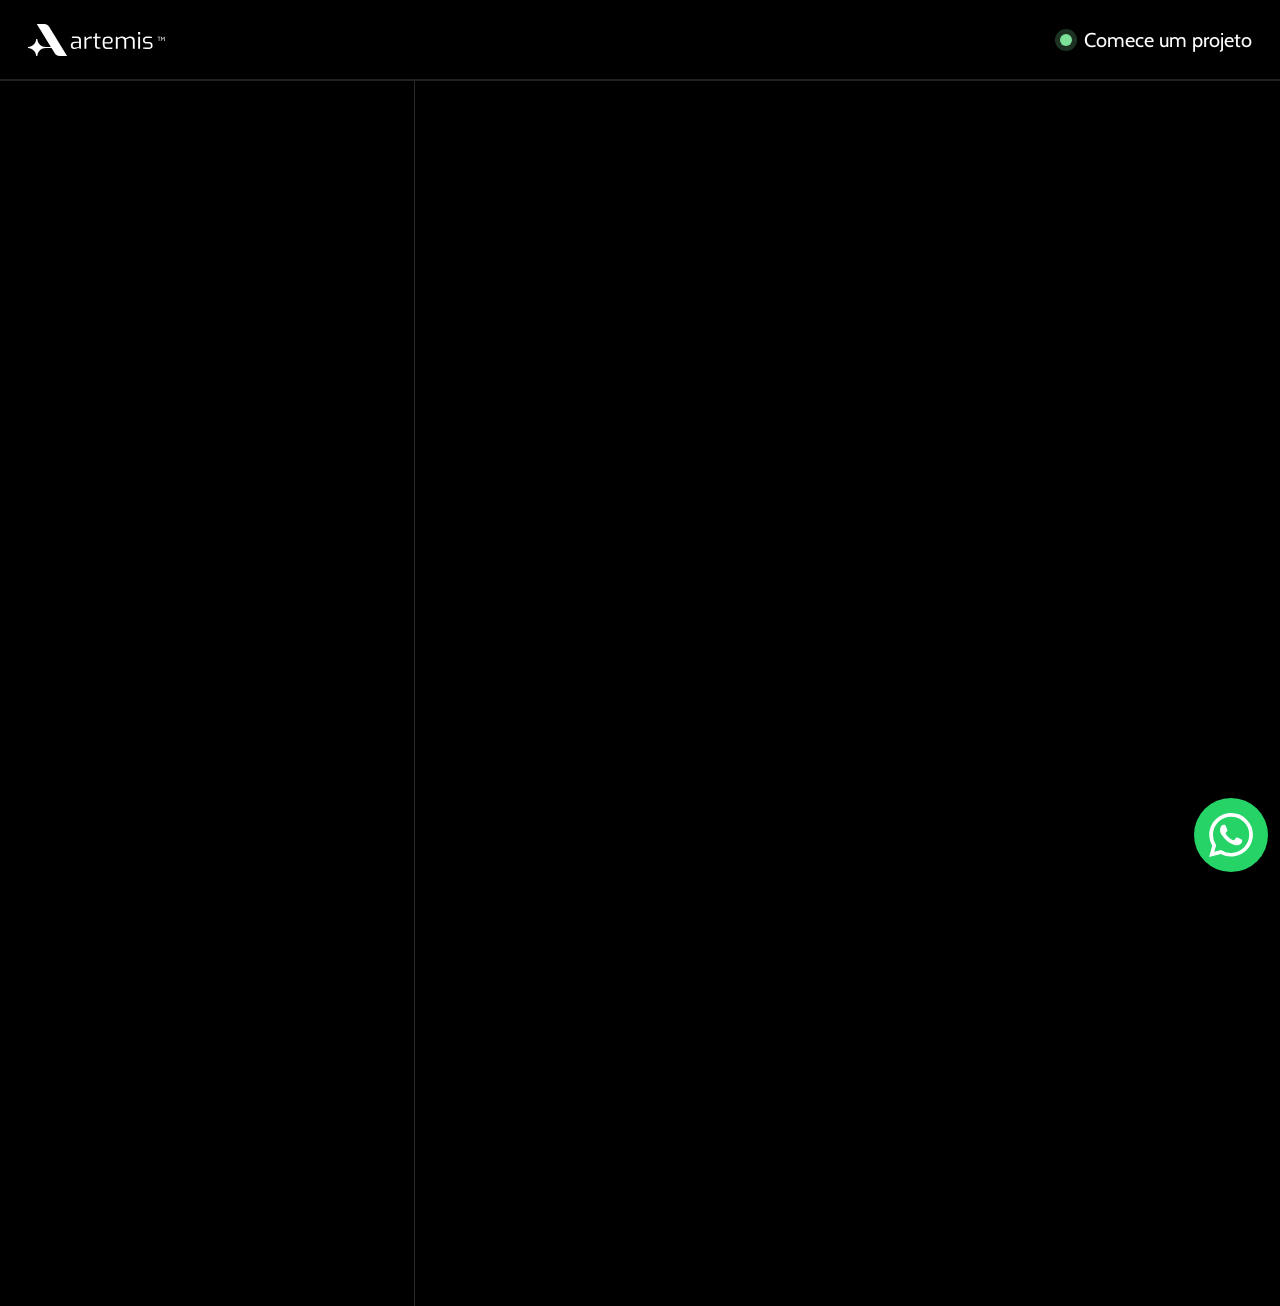
<file: layout-antigo/index.html>
<!doctype html>
<html lang="pt-BR">
<head>
  <meta charset="utf-8">
  <meta name="viewport" content="width=device-width, initial-scale=1">
  <title>Portfólio — Sites, plataformas e onepages que entregamos · Studio Artemis</title>
  <meta name="description" content="Projetos da Artemis no ar: sites institucionais com blog, plataformas e onepages. Navegue por categoria e abra cada projeto.">
  <link rel="icon" href="assets/images/favicon.svg" type="image/svg+xml">
  <link rel="preconnect" href="https://fonts.googleapis.com">
  <link rel="preconnect" href="https://fonts.gstatic.com" crossorigin>
  <link href="https://fonts.googleapis.com/css2?family=Cabin:wdth,wght@75..100,400..700&family=Exo:wght@400..700&family=Instrument+Serif:ital@0;1&display=swap" rel="stylesheet">
  <link rel="stylesheet" href="assets/css/main.css?v=1792416544">
  <link rel="stylesheet" href="assets/css/motion.css?v=1792366822">
  <!-- Motion: liga html.motion-on antes da 1ª pintura (só com movimento liberado); volta sozinho se o motion.js não carregar -->
  <script>(function(d){if(matchMedia('(prefers-reduced-motion: no-preference)').matches&&'IntersectionObserver' in window){d.classList.add('motion-on');setTimeout(function(){if(!window.ArtemisMotion)d.classList.remove('motion-on')},4000)}})(document.documentElement)</script>
  <link rel="stylesheet" href="assets/css/sections/portfolio-01-grid.css?v=1792492588">
  <link rel="stylesheet" href="assets/css/sections/portfolio-header.css?v=1792492408">
</head>
<body class="page-portfolio">

  <!-- Header do Portfólio (layout antigo, quadro "Portfólio — layout antigo (logos)"): logo + "Comece um projeto". Fica no fluxo (não é fixo) e não tem menu: a página fica fora do menu oficial. -->
  <header class="pf-header">
    <div class="pf-header__in">
      <a class="pf-header__logo" href="https://studioartemis.co/" aria-label="Studio Artemis — página inicial"><img src="assets/images/logo-artemis.svg" width="137" height="32" alt="Artemis"></a>
      <a class="pf-start" href="https://studioartemis.co/contato"><span class="pf-start__dot" aria-hidden="true"></span>Comece um projeto</a>
    </div>
  </header>

  <main>
    <!-- Portfólio · layout antigo (logos) — canvas "Portfólio Artemis — nova página", quadros Desktop-copia (1440) e Mobile-antigo (390).
         Coluna "Navegue por aqui" com o filtro por categoria (no celular vira lista suspensa) + grade de logos (4 colunas; 2 até 1100).
         Categorias aprovadas pelo Studio em 2026-10-19 (repositório portfolio-artemis): sem a aba Plataforma — o oithe fica só em "Todos". -->
    <section class="pf" aria-labelledby="pf-title" data-portfolio>
      <h1 class="pf__sr" id="pf-title">Portfólio — Studio Artemis</h1>
      <aside class="pf-side" aria-labelledby="pf-nav" data-pf-side>
        <h2 class="pf-side__title" id="pf-nav" data-split="lines" data-motion-start="load">Navegue por aqui</h2>
        <button class="pf-dd" type="button" aria-expanded="false" aria-controls="pf-filtros" data-pf-dd><span data-pf-dd-label>Categoria: Todos</span><svg class="pf-dd__chev" width="16" height="16" viewBox="0 0 16 16" fill="none" aria-hidden="true"><path d="M4 6l4 4 4-4" stroke="currentColor" stroke-width="1.5" stroke-linecap="round" stroke-linejoin="round"/></svg></button>
        <ul class="pf-side__list" id="pf-filtros" data-reveal-group="up" data-motion-start="load" data-motion-delay="150">
          <li><button class="pf-chk" type="button" aria-pressed="true" data-pf-filter="todos"><span class="pf-chk__box" aria-hidden="true"><svg width="12" height="12" viewBox="0 0 12 12" fill="none"><path d="M2.5 6.2l2.3 2.3 4.7-5" stroke="currentColor" stroke-width="1.8" stroke-linecap="round" stroke-linejoin="round"/></svg></span><span>Todos</span></button></li>
          <li><button class="pf-chk" type="button" aria-pressed="false" data-pf-filter="site"><span class="pf-chk__box" aria-hidden="true"><svg width="12" height="12" viewBox="0 0 12 12" fill="none"><path d="M2.5 6.2l2.3 2.3 4.7-5" stroke="currentColor" stroke-width="1.8" stroke-linecap="round" stroke-linejoin="round"/></svg></span><span>Site</span></button></li>
          <li><button class="pf-chk" type="button" aria-pressed="false" data-pf-filter="onepage"><span class="pf-chk__box" aria-hidden="true"><svg width="12" height="12" viewBox="0 0 12 12" fill="none"><path d="M2.5 6.2l2.3 2.3 4.7-5" stroke="currentColor" stroke-width="1.8" stroke-linecap="round" stroke-linejoin="round"/></svg></span><span>Onepage</span></button></li>
          <li><button class="pf-chk" type="button" aria-pressed="false" data-pf-filter="blog"><span class="pf-chk__box" aria-hidden="true"><svg width="12" height="12" viewBox="0 0 12 12" fill="none"><path d="M2.5 6.2l2.3 2.3 4.7-5" stroke="currentColor" stroke-width="1.8" stroke-linecap="round" stroke-linejoin="round"/></svg></span><span>Blog</span></button></li>
        </ul>
      </aside>
      <div class="pf-main">
        <p class="pf__sr" role="status" data-pf-status></p>
        <ul class="pf-grid" data-reveal-group="up" data-motion-start="load" data-motion-delay="200">
          <li data-pf-cat="site"><a class="pf-tile" href="https://expousipa.com" target="_blank" rel="noopener noreferrer" aria-label="Expo Usipa"><img class="pf-tile__img" src="assets/images/portfolio/expo-usipa.webp" width="1156" height="842" alt="" decoding="async"><span class="pf-tile__name" aria-hidden="true">Expo Usipa</span></a></li>
          <li data-pf-cat="site"><a class="pf-tile" href="https://arvinc.com.br" target="_blank" rel="noopener noreferrer" aria-label="ARV Incorporação &amp; Tecnologia"><img class="pf-tile__img" src="assets/images/portfolio/arv.webp" width="1156" height="842" alt="" decoding="async"><span class="pf-tile__name" aria-hidden="true">ARV Incorporação &amp; Tecnologia</span></a></li>
          <li data-pf-cat="site"><a class="pf-tile" href="https://cashway.io" target="_blank" rel="noopener noreferrer" aria-label="CashWay"><img class="pf-tile__img" src="assets/images/portfolio/cashway.webp" width="1156" height="842" alt="" decoding="async"><span class="pf-tile__name" aria-hidden="true">CashWay</span></a></li>
          <li data-pf-cat="site"><a class="pf-tile" href="https://institucional.grupocmd.com.br" target="_blank" rel="noopener noreferrer" aria-label="Grupo CMD"><img class="pf-tile__img" src="assets/images/portfolio/grupo-cmd.webp" width="1156" height="842" alt="" decoding="async"><span class="pf-tile__name" aria-hidden="true">Grupo CMD</span></a></li>
          <li data-pf-cat="site blog"><a class="pf-tile" href="https://3neuron.com" target="_blank" rel="noopener noreferrer" aria-label="3Neuron"><img class="pf-tile__img" src="assets/images/portfolio/3neuron.webp" width="1156" height="842" alt="" decoding="async"><span class="pf-tile__name" aria-hidden="true">3Neuron</span></a></li>
          <li data-pf-cat="site"><a class="pf-tile" href="https://maisprevidencia.com.br" target="_blank" rel="noopener noreferrer" aria-label="Mais Previdência"><img class="pf-tile__img" src="assets/images/portfolio/mais-previdencia.webp" width="1156" height="842" alt="" decoding="async"><span class="pf-tile__name" aria-hidden="true">Mais Previdência</span></a></li>
          <li data-pf-cat="site"><a class="pf-tile" href="https://instacont.com.br" target="_blank" rel="noopener noreferrer" aria-label="Instacont"><img class="pf-tile__img" src="assets/images/portfolio/instacont.webp" width="1156" height="842" alt="" decoding="async"><span class="pf-tile__name" aria-hidden="true">Instacont</span></a></li>
          <li data-pf-cat="site"><a class="pf-tile" href="https://forzabr.com.br" target="_blank" rel="noopener noreferrer" aria-label="FORZA BR"><img class="pf-tile__img" src="assets/images/portfolio/forza-br.webp" width="1156" height="842" alt="" decoding="async"><span class="pf-tile__name" aria-hidden="true">FORZA BR</span></a></li>
          <li data-pf-cat="site"><a class="pf-tile" href="https://sysmiddle.com.br" target="_blank" rel="noopener noreferrer" aria-label="SysMiddle"><img class="pf-tile__img" src="assets/images/portfolio/sysmiddle.webp" width="1156" height="842" alt="" loading="lazy" decoding="async"><span class="pf-tile__name" aria-hidden="true">SysMiddle</span></a></li>
          <li data-pf-cat="site blog"><a class="pf-tile" href="https://voxy.com" target="_blank" rel="noopener noreferrer" aria-label="Voxy"><img class="pf-tile__img" src="assets/images/portfolio/voxy.webp" width="1156" height="842" alt="" loading="lazy" decoding="async"><span class="pf-tile__name" aria-hidden="true">Voxy</span></a></li>
          <li data-pf-cat="site"><a class="pf-tile" href="https://esgreen.com.br" target="_blank" rel="noopener noreferrer" aria-label="ESGreen"><img class="pf-tile__img" src="assets/images/portfolio/esgreen.webp" width="1156" height="842" alt="" loading="lazy" decoding="async"><span class="pf-tile__name" aria-hidden="true">ESGreen</span></a></li>
          <li data-pf-cat="site blog"><a class="pf-tile" href="https://bolsadeterras.com.br" target="_blank" rel="noopener noreferrer" aria-label="Bolsa de terras"><img class="pf-tile__img" src="assets/images/portfolio/bolsa-de-terras.webp" width="1156" height="842" alt="" loading="lazy" decoding="async"><span class="pf-tile__name" aria-hidden="true">Bolsa de terras</span></a></li>
          <li data-pf-cat="onepage"><a class="pf-tile" href="https://zerosadireita.com" target="_blank" rel="noopener noreferrer" aria-label="Zeros à Direita"><img class="pf-tile__img" src="assets/images/portfolio/zeros-a-direita.webp" width="1156" height="842" alt="" loading="lazy" decoding="async"><span class="pf-tile__name" aria-hidden="true">Zeros à Direita</span></a></li>
          <li data-pf-cat="onepage"><a class="pf-tile" href="https://www.ebrain.clinic" target="_blank" rel="noopener noreferrer" aria-label="ebrain"><img class="pf-tile__img" src="assets/images/portfolio/ebrain.webp" width="1156" height="842" alt="" loading="lazy" decoding="async"><span class="pf-tile__name" aria-hidden="true">ebrain</span></a></li>
          <li data-pf-cat="site"><a class="pf-tile" href="https://dotelematics.com" target="_blank" rel="noopener noreferrer" aria-label="Do Telematics"><img class="pf-tile__img" src="assets/images/portfolio/do-telematics.webp" width="1156" height="842" alt="" loading="lazy" decoding="async"><span class="pf-tile__name" aria-hidden="true">Do Telematics</span></a></li>
          <li data-pf-cat="onepage"><a class="pf-tile" href="https://www.faleup.com.br" target="_blank" rel="noopener noreferrer" aria-label="FaleUp"><img class="pf-tile__img" src="assets/images/portfolio/faleup.webp" width="1156" height="842" alt="" loading="lazy" decoding="async"><span class="pf-tile__name" aria-hidden="true">FaleUp</span></a></li>
          <li data-pf-cat="site"><a class="pf-tile" href="https://testeskatz.artemisdigital.net" target="_blank" rel="noopener noreferrer" aria-label="Lebensart – Porsche"><img class="pf-tile__img" src="assets/images/portfolio/lebensart.webp" width="1156" height="842" alt="" loading="lazy" decoding="async"><span class="pf-tile__name" aria-hidden="true">Lebensart – Porsche</span></a></li>
          <li data-pf-cat=""><a class="pf-tile" href="https://www.figma.com/proto/DM3eSolLKRDnMDaHOD16RM/OITHE---Sistema-Web-e-Mobile?page-id=7117%3A1772&amp;node-id=7118-1877&amp;viewport=2919%2C354%2C0.46&amp;t=SPQty4qoWcJkBhoZ-1&amp;scaling=scale-down&amp;content-scaling=fixed&amp;starting-point-node-id=7118%3A1877&amp;show-proto-sidebar=1" target="_blank" rel="noopener noreferrer" aria-label="oithe"><img class="pf-tile__img" src="assets/images/portfolio/oithe.webp" width="1156" height="842" alt="" loading="lazy" decoding="async"><span class="pf-tile__name" aria-hidden="true">oithe</span></a></li>
          <li data-pf-cat="site"><a class="pf-tile" href="https://bidconsultoria.com" target="_blank" rel="noopener noreferrer" aria-label="BID Consultoria"><img class="pf-tile__img" src="assets/images/portfolio/bid-consultoria.webp" width="1156" height="842" alt="" loading="lazy" decoding="async"><span class="pf-tile__name" aria-hidden="true">BID Consultoria</span></a></li>
          <li data-pf-cat="site"><a class="pf-tile" href="https://nivero.co" target="_blank" rel="noopener noreferrer" aria-label="Nivéro"><img class="pf-tile__img" src="assets/images/portfolio/nivero.webp" width="1156" height="842" alt="" loading="lazy" decoding="async"><span class="pf-tile__name" aria-hidden="true">Nivéro</span></a></li>
          <li data-pf-cat="site"><a class="pf-tile" href="https://intactaengenharia.com.br" target="_blank" rel="noopener noreferrer" aria-label="Intacta"><img class="pf-tile__img" src="assets/images/portfolio/intacta.webp" width="1156" height="842" alt="" loading="lazy" decoding="async"><span class="pf-tile__name" aria-hidden="true">Intacta</span></a></li>
          <li data-pf-cat="site blog"><a class="pf-tile" href="https://consultoriaglobalsupply.com.br" target="_blank" rel="noopener noreferrer" aria-label="Global Supply"><img class="pf-tile__img" src="assets/images/portfolio/global-supply.webp" width="1156" height="842" alt="" loading="lazy" decoding="async"><span class="pf-tile__name" aria-hidden="true">Global Supply</span></a></li>
          <li data-pf-cat="site"><a class="pf-tile" href="https://lf.arq.br" target="_blank" rel="noopener noreferrer" aria-label="Lorenza Franceschi"><img class="pf-tile__img" src="assets/images/portfolio/lorenza-franceschi.webp" width="1156" height="842" alt="" loading="lazy" decoding="async"><span class="pf-tile__name" aria-hidden="true">Lorenza Franceschi</span></a></li>
        </ul>
      </div>
    </section>

    <a class="pf-wa" href="https://wa.me/554800000000" target="_blank" rel="noopener noreferrer" aria-label="Falar no WhatsApp"><svg width="44" height="44" viewBox="0 0 24 24" aria-hidden="true"><path fill="currentColor" d="M17.472 14.382c-.297-.149-1.758-.867-2.03-.967-.273-.099-.471-.148-.67.15-.197.297-.767.966-.94 1.164-.173.199-.347.223-.644.075-.297-.15-1.255-.463-2.39-1.475-.883-.788-1.48-1.761-1.653-2.059-.173-.297-.018-.458.13-.606.134-.133.298-.347.446-.52.149-.174.198-.298.298-.497.099-.198.05-.371-.025-.52-.075-.149-.669-1.612-.916-2.207-.242-.579-.487-.5-.669-.51-.173-.008-.371-.01-.57-.01-.198 0-.52.074-.792.372-.272.297-1.04 1.016-1.04 2.479 0 1.462 1.065 2.875 1.213 3.074.149.198 2.096 3.2 5.077 4.487.709.306 1.262.489 1.694.625.712.227 1.36.195 1.871.118.571-.085 1.758-.719 2.006-1.413.248-.694.248-1.289.173-1.413-.074-.124-.272-.198-.57-.347m-5.421 7.403h-.004a9.87 9.87 0 0 1-5.031-1.378l-.361-.214-3.741.982.998-3.648-.235-.374a9.86 9.86 0 0 1-1.51-5.26c.001-5.45 4.436-9.884 9.888-9.884 2.64 0 5.122 1.03 6.988 2.898a9.825 9.825 0 0 1 2.893 6.994c-.003 5.45-4.437 9.884-9.885 9.884m8.413-18.297A11.815 11.815 0 0 0 12.05 0C5.495 0 .16 5.335.157 11.892c0 2.096.547 4.142 1.588 5.945L.057 24l6.305-1.654a11.882 11.882 0 0 0 5.683 1.448h.005c6.554 0 11.89-5.335 11.893-11.893a11.821 11.821 0 0 0-3.48-8.413Z"/></svg></a>
  </main>

  <script src="assets/js/main.js?v=1792414817" defer></script>
  <script src="assets/js/motion.js?v=1792413390" defer></script>
  <script src="assets/js/sections/portfolio-01-grid.js?v=1792491769" defer></script>

</body>
</html>
</file>
<file: assets/css/base.css>
/* Base da página Portfólio — tokens (mesmos nomes do site), reset escopado em .pf e componentes
   compartilhados entre seções: .pf-wrap, .pf-tag, .pf-eyebrow, .pf-btn, .pf-meta, .pf-shot (moldura de navegador).
   Fonte: design/Main.dc.html (Claude Design) — valores literais do design. */

body {
  margin: 0;
  background: #09090b;
}

:where(.pf) a {
  color: inherit;
  text-decoration: none;
}

:where(.pf) a:hover {
  color: #b5b5b5;
}

.pf {
  --gray-0: #ffffff;
  --gray-300: #b5b5b5;
  --gray-400: #9d9d9d;
  --gray-500: #848485;
  --gray-800: #3a3a3c;
  --gray-900: #212123;
  --black-100: #111111;
  --black-200: #09090b;
  --blue-300: #87baff;
  --blue-400: #5499ff;
  --px: clamp(16px,2.2223vw,32px);
  --py: 120px;
  background: #09090b;
  color: #ffffff;
  font-family: "Cabin",sans-serif;
  -webkit-font-smoothing: antialiased;
  min-width: 0;
}

.pf * {
  box-sizing: border-box;
}

.pf p, .pf h1, .pf h2, .pf h3 {
  margin: 0;
}

.pf img {
  display: block;
}

.pf a:focus-visible, .pf button:focus-visible, .pf input:focus-visible {
  outline: 2px solid #5499ff;
  outline-offset: 3px;
}

.pf-wrap {
  width: 100%;
  max-width: 1440px;
  margin-inline: auto;
  padding-inline: var(--px);
}

.pf-tag {
  display: inline-flex;
  align-items: center;
  height: 20px;
  padding: 0 6px;
  border-radius: 2px;
  background: #87baff;
  color: #09090b;
  font-weight: 700;
  font-size: 12px;
  line-height: 1;
  letter-spacing: .02em;
  text-transform: uppercase;
}

.pf-eyebrow {
  font-family: "Instrument Serif",serif;
  font-style: italic;
  font-size: 20px;
  line-height: 1.3;
  color: #b5b5b5;
}

.pf-meta {
  display: flex;
  flex-wrap: wrap;
  align-items: center;
  column-gap: 8px;
  font-weight: 600;
  font-size: 16px;
  line-height: 21px;
  color: #848485;
}

.pf-meta__lead {
  color: #fff;
}

.pf-btns {
  display: flex;
  flex-wrap: wrap;
  gap: 12px;
}

.pf-btn {
  font-family: inherit; /* correção: <button> não herda a fonte — no design o "Enviar" saía em Arial */
  display: inline-flex;
  align-items: center;
  justify-content: center;
  gap: 8px;
  min-height: 44px;
  padding: 17px 23px;
  border: 1px solid #3a3a3c;
  border-radius: 999px;
  font-weight: 600;
  font-size: 16px;
  line-height: 1.5;
  white-space: nowrap;
  color: #fff;
  background: transparent;
}

.pf-btn:hover {
  border-color: #848485;
  color: #fff;
}

.pf-btn--pri {
  background: #ffffff;
  border-color: #ffffff;
  color: #09090b;
}

.pf-btn--pri:hover {
  background: #cecece;
  border-color: #cecece;
  color: #09090b;
}

.pf-shot {
  position: relative;
  width: 100%;
  aspect-ratio: 16/10;
  display: flex;
  align-items: center;
  justify-content: center;
  background-color: #0d0d0f;
  background-image: repeating-linear-gradient(110deg,transparent 0 15px,#1a1a1c 15px 16px);
  border: 1px solid #212123;
  overflow: hidden;
}

.pf-shot__bar {
  position: absolute;
  inset: 0 0 auto;
  height: 28px;
  display: flex;
  align-items: center;
  gap: 6px;
  padding-inline: 12px;
  background: #111111;
  border-bottom: 1px solid #212123;
}

.pf-shot__dot {
  width: 7px;
  height: 7px;
  border-radius: 50%;
  background: #3a3a3c;
}

.pf-shot__url {
  margin-left: 8px;
  font-size: 12px;
  line-height: 1;
  color: #848485;
  white-space: nowrap;
  overflow: hidden;
  text-overflow: ellipsis;
}

.pf-shot__img {
  position: absolute;
  top: 28px;
  left: 0;
  width: 100%;
  height: calc(100% - 28px);
  object-fit: cover;
  object-position: top center;
  transition: transform .5s cubic-bezier(.2,.7,.2,1);
}

.pf-shot__label {
  margin-top: 28px;
  font-family: "Instrument Serif",serif;
  font-style: italic;
  font-size: 18px;
  line-height: 1.3;
  color: #848485;
  text-align: center;
  padding-inline: 16px;
}

@media (max-width: 767px) {
  .pf {
    --py: 60px;
  }
  .pf-eyebrow {
    font-size: 18px;
  }
  .pf-btn {
    padding: 13px 20px;
  }
}

/* Conteúdo vindo do WordPress: nome ou endereço muito longo (sem espaço) quebra em vez de vazar da tela.
   Com os textos atuais nada muda (tools/comparar.py: 0 px). */
.pf-card__name,
.pf-feat__title,
.pf-meta > span {
  overflow-wrap: anywhere;
  min-width: 0;
}

.pf-feat__text .pf-btn {
  white-space: normal;
  max-width: 100%;
}
</file>
<file: assets/css/sections/header.css>
/* Header — variante Portfólio (selo "Portfólio", item "Portfólio" atual, CTA "Comece um projeto").
   Fonte: design/Main.dc.html (Claude Design) — valores literais do design. */

.pf-hdr {
  height: 80px;
  display: flex;
  align-items: center;
  border-bottom: 1px solid #212123;
  background: #09090b;
}

.pf-hdr__in {
  display: flex;
  align-items: center;
  justify-content: space-between;
  gap: 24px;
}

.pf-nav {
  display: flex;
  align-items: center;
  gap: 24px;
  flex-wrap: wrap;
  justify-content: flex-end;
}

.pf-nav a {
  font-size: 16px;
  line-height: 1.5;
  white-space: nowrap;
}

.pf-nav__cur {
  position: relative;
}

.pf-nav__cur::after {
  content: "";
  position: absolute;
  left: 0;
  right: 0;
  bottom: -4px;
  height: 1px;
  background: #87baff;
}

.pf-nav__sep {
  width: 4px;
  height: 4px;
  background: #848485;
  flex: none;
}

.pf-nav__cta {
  font-weight: 600;
}

.pf-menu-btn {
  display: none;
  min-height: 44px;
  padding: 0 4px;
  background: none;
  border: 0;
  color: #fff;
  font: 600 16px/1.5 "Cabin",sans-serif;
}

@media (max-width: 1100px) {
  .pf-nav {
    gap: 16px;
  }
}

/* Desvio do design (correção): no design o "Menu" entra em ≤900, mas de 901 a 981 a nav quebra em 2 linhas
   (o CTA desce sozinho). O botão "Menu" assume até 1000. */
@media (max-width: 1000px) {
  .pf-nav {
    display: none;
  }
  .pf-menu-btn {
    display: inline-flex;
    align-items: center;
  }
}

@media (max-width: 767px) {
  .pf-hdr {
    height: 60px;
  }
}

/* Menu do celular/tablet — acréscimo desta implementação: o design mostra só o botão "Menu" fechado
   (≤1000 aqui). O painel abre logo abaixo do header, sobre o conteúdo, com os mesmos links do menu principal. */
.pf-hdr {
  position: relative;
  z-index: 20;
}

.pf-menu {
  position: absolute;
  top: 100%;
  left: 0;
  right: 0;
  display: flex;
  flex-direction: column;
  padding: 8px var(--px) 24px;
  background: #09090b;
  border-bottom: 1px solid #212123;
  box-shadow: 0 24px 48px -24px rgba(0, 0, 0, .8);
}

.pf-menu[hidden] {
  display: none;
}

.pf-menu a {
  display: flex;
  align-items: center;
  min-height: 52px;
  border-bottom: 1px solid #212123;
  font-size: 18px;
  line-height: 1.5;
}

.pf-menu a[aria-current="page"] {
  color: #87baff;
}

.pf-menu .pf-menu__cta {
  justify-content: center;
  margin-top: 24px;
  border: 1px solid #ffffff;
  border-radius: 999px;
  background: #ffffff;
  color: #09090b;
  font-weight: 600;
  font-size: 16px;
}

.pf-menu .pf-menu__cta:hover {
  background: #cecece;
  border-color: #cecece;
  color: #09090b;
}

@media (min-width: 1001px) {
  .pf-menu {
    display: none !important;
  }
}

/* Telas abaixo de 360 (fora do design): logo + selo + "Menu" somam 326 px — espaçamentos de 24 caem para 12.
   O !important vence o gap inline do grupo logo + selo (marcação igual à do design). */
@media (max-width: 359px) {
  .pf-hdr__in {
    gap: 12px;
  }
  .pf-hdr__in > div {
    gap: 12px !important;
  }
}

/* Abaixo de 320 (mais estreito que qualquer celular; ex.: painel lateral de um app): sem o selo, logo + "Menu" cabem até ~230 px */
@media (max-width: 319px) {
  .pf-hdr .pf-tag {
    display: none;
  }
}
</file>
<file: assets/css/sections/portfolio-01-hero.css>
/* Seção 01 — Hero: caixa com campo de pontos em <canvas> que reage ao cursor (assets/js/portfolio.js).
   Fonte: design/Main.dc.html (Claude Design) — valores literais do design. */

.pf-hero {
  padding-top: var(--py);
  padding-bottom: var(--px);
}

.pf-hero__box {
  position: relative;
  isolation: isolate;
  border: 1px solid #212123;
  overflow: clip;
  background: radial-gradient(120% 90% at 50% 0%,#0f1420 0%,#09090b 60%);
}

.pf-hero__fx {
  position: absolute;
  inset: 0;
  z-index: 0;
  width: 100%;
  height: 100%;
  display: block;
  pointer-events: none;
}

.pf-hero__glow {
  position: absolute;
  inset: 0;
  z-index: 0;
  pointer-events: none;
  background: radial-gradient(50% 60% at 50% 55%,rgba(9,9,11,.92) 0%,rgba(9,9,11,.55) 55%,rgba(9,9,11,0) 100%);
}

.pf-hero__intro {
  position: relative;
  z-index: 1;
  display: flex;
  flex-direction: column;
  align-items: center;
  padding: 96px var(--px) 104px;
  text-align: center;
}

.pf-hero__hint {
  position: absolute;
  right: 16px;
  bottom: 12px;
  z-index: 1;
  font-family: "Instrument Serif",serif;
  font-style: italic;
  font-size: 14px;
  line-height: 1.3;
  color: #848485;
  pointer-events: none;
}

.pf-hero__title {
  max-width: 982px;
  margin-top: 24px !important;
  font-family: "Exo",sans-serif;
  font-weight: 600;
  font-size: clamp(40px,4.3056vw,62px);
  line-height: 1.1;
  text-wrap: pretty;
}

.pf-hero__title em {
  font-style: normal;
  color: #848485;
}

.pf-hero__lead {
  max-width: 705px;
  margin-top: 32px !important;
  font-size: 18px;
  line-height: 1.5;
  color: #b5b5b5;
}

@media (max-width: 767px) {
  .pf-hero {
    padding-top: 16px;
    padding-bottom: 16px;
  }
  .pf-hero__intro {
    padding: 48px 20px 56px;
  }
  .pf-hero__hint {
    display: none;
  }
  .pf-hero__title {
    margin-top: 16px !important;
    font-size: 32px;
    line-height: 38px;
  }
  .pf-hero__lead {
    margin-top: 16px !important;
    font-size: 16px;
  }
}

/* Hero maior (pedido do cliente, 2026-10-19): a caixa ocupa a 1ª tela — header (80) + respiro do design (120 acima,
   32 abaixo) + caixa = altura da janela, então a faixa do filtro começa exatamente na dobra. Conteúdo centralizado.
   Limites: 560 (telas baixas) a 860 (monitores altos). No celular: 480 a 600. */
.pf-hero__box {
  display: flex;
  flex-direction: column;
  justify-content: center;
  min-height: clamp(560px, calc(100vh - 80px - var(--py) - var(--px)), 860px);
  min-height: clamp(560px, calc(100svh - 80px - var(--py) - var(--px)), 860px);
}

@media (max-width: 767px) {
  .pf-hero__box {
    min-height: clamp(480px, calc(100vh - 60px - 32px), 600px);
    min-height: clamp(480px, calc(100svh - 60px - 32px), 600px);
  }
}
</file>
<file: assets/css/sections/portfolio-02-filtro.css>
/* Seção 02 — Filtro: faixas de elipses (topo/base), contagem de projetos e abas de categoria.
   Fonte: design/Main.dc.html (Claude Design) — valores literais do design. */

.pf-filter {
  border-block: 1px solid #212123;
}

.pf-band {
  height: 65px;
  border-bottom: 1px solid #212123;
}

.pf-band--bottom {
  border-bottom: 0;
  border-top: 1px solid #212123;
}

.pf-band__pattern {
  height: 64px;
  display: flex;
  align-items: center;
  justify-content: center;
  overflow: clip;
  box-shadow: inset 1px 0 0 #212123,inset -1px 0 0 #212123;
}

.pf-band__pattern--flip {
  transform: scaleY(-1);
}

.pf-band__ell {
  flex: none;
  width: 686px;
  height: 62px;
}

.pf-band__ell--mirror {
  transform: scaleX(-1);
}

.pf-filter__in {
  box-shadow: inset 1px 0 0 #212123,inset -1px 0 0 #212123;
}

.pf-hero__count {
  display: flex;
  align-items: center;
  justify-content: space-between;
  gap: 16px;
  padding: 20px 32px;
  background: #09090b;
  font-size: 16px;
  line-height: 1.5;
  color: #9d9d9d;
}

.pf-hero__count strong {
  color: #fff;
  font-weight: 600;
}

.pf-tabs {
  display: flex;
  border-top: 1px solid #212123;
}

.pf-tab {
  flex: 1 0 0;
  min-width: 0;
  display: flex;
  align-items: center;
  justify-content: center;
  min-height: 44px;
  padding: 32px var(--px);
  background: #09090b;
  font-weight: 600;
  font-size: 16px;
  line-height: 1.5;
  text-align: center;
  color: #fff;
  border-left: 1px solid #212123;
}

.pf-tab:last-child {
  border-right: 1px solid #212123;
}

.pf-tab:hover {
  background: #111111;
  color: #fff;
}

.pf-tab--on {
  background: #ffffff;
  color: #09090b;
}

.pf-tab--on:hover {
  background: #ffffff;
  color: #09090b;
}

@media (max-width: 767px) {
  .pf-hero__count {
    padding: 16px 20px;
    font-size: 14px;
  }
  .pf-tabs {
    display: grid;
    grid-template-columns: repeat(2,minmax(0,1fr));
  }
  .pf-tab, .pf-tab:first-child {
    padding: 20px;
    border-left: 0;
    border-bottom: 1px solid #212123;
  }
  .pf-tab:nth-child(even) {
    border-left: 1px solid #212123;
  }
  .pf-tab:last-child {
    border-bottom: 0;
    border-right: 0;
  }
  /* Número de abas variável (as categorias vêm do WordPress): com abas em número ímpar a última ocupa a linha inteira
     (o design tinha 5); com número par, a última linha tem duas abas e nenhuma das duas leva borda embaixo. */
  .pf-tab:last-child:nth-child(odd) {
    grid-column: span 2;
  }
  .pf-tab:nth-child(odd):nth-last-child(2) {
    border-bottom: 0;
  }
}

/* Filtro ativo: "Filtre por categoria" vira o link "Ver os projetos ↓" (assets/js/portfolio.js) */
.pf-hero__count [data-pf-ver] {
  color: #87baff;
  font-weight: 600;
}

.pf-hero__count [data-pf-ver]:hover {
  color: #ffffff;
}

/* Foco: a aba focada fica por cima das vizinhas (senão a seguinte cobre a borda direita do anel) */
.pf-tab:focus-visible {
  position: relative;
  z-index: 1;
}
</file>
<file: assets/css/sections/portfolio-03-destaque.css>
/* Seção 03 — Projeto em destaque (Expo Usipa): luz que segue o cursor + inclinação 3D da captura.
   Fonte: design/Main.dc.html (Claude Design) — valores literais do design. */

.pf-feat {
  padding-block: 64px calc(var(--py) - var(--px));
}

.pf-feat__card {
  --mx: 50%;
  --my: 50%;
  --rx: 0deg;
  --ry: 0deg;
  --on: 0;
  position: relative;
  isolation: isolate;
  display: grid;
  grid-template-columns: repeat(2,minmax(0,1fr));
  gap: 32px;
  padding: 32px;
  background-color: #111111;
  background-image: radial-gradient(rgba(132,132,133,.14) 1px,transparent 1.3px);
  background-size: 24px 24px;
  overflow: clip;
}

.pf-feat__card::before {
  content: "";
  position: absolute;
  inset: 0;
  z-index: -1;
  pointer-events: none;
  opacity: var(--on);
  transition: opacity .4s ease;
  background: radial-gradient(420px circle at var(--mx) var(--my),rgba(84,153,255,.16),transparent 65%);
}

.pf-feat__card::after {
  content: "";
  position: absolute;
  inset: 0;
  pointer-events: none;
  padding: 1px;
  opacity: var(--on);
  transition: opacity .4s ease;
  background: radial-gradient(300px circle at var(--mx) var(--my),#87baff,transparent 70%);
  -webkit-mask: linear-gradient(#000 0 0) content-box,linear-gradient(#000 0 0);
  -webkit-mask-composite: xor;
  mask: linear-gradient(#000 0 0) content-box exclude,linear-gradient(#000 0 0);
}

.pf-feat__media {
  position: relative;
  display: block;
  perspective: 1200px;
  color: #fff;
}

.pf-feat__media .pf-shot {
  transform: rotateX(var(--rx)) rotateY(var(--ry));
  transition: transform .25s ease-out,box-shadow .3s ease;
  box-shadow: 0 30px 60px -30px rgba(0,0,0,.8);
}

.pf-feat__media:hover .pf-shot {
  box-shadow: 0 40px 80px -30px rgba(84,153,255,.35);
}

.pf-feat__open {
  position: absolute;
  left: 50%;
  top: 50%;
  z-index: 2;
  display: inline-flex;
  align-items: center;
  gap: 8px;
  padding: 12px 20px;
  border-radius: 999px;
  background: #ffffff;
  color: #09090b;
  font-weight: 600;
  font-size: 16px;
  line-height: 1.5;
  opacity: 0;
  transform: translate(-50%,-40%);
  transition: opacity .25s ease,transform .3s cubic-bezier(.2,.7,.2,1);
  pointer-events: none;
}

.pf-feat__media:hover .pf-feat__open,
.pf-feat__media:focus-visible .pf-feat__open {
  opacity: 1;
  transform: translate(-50%,-50%);
}

.pf-feat__scan {
  position: absolute;
  left: 0;
  right: 0;
  top: 28px;
  height: 60px;
  z-index: 1;
  pointer-events: none;
  background: linear-gradient(180deg,transparent,rgba(135,186,255,.18),transparent);
  animation: pf-feat-scan 4.5s linear infinite;
}

@keyframes pf-feat-scan {
  from { transform:translateY(-60px); }
  to { transform:translateY(420px); }
}

.pf-facts {
  display: grid;
  grid-template-columns: repeat(3,minmax(0,1fr));
  margin: 0;
  border-top: 1px solid #212123;
  border-bottom: 1px solid #212123;
}

.pf-fact {
  display: flex;
  flex-direction: column;
  gap: 6px;
  padding: 16px 16px 16px 0;
}

.pf-fact + .pf-fact {
  padding-left: 16px;
  border-left: 1px solid #212123;
}

.pf-fact dt {
  font-family: "Instrument Serif",serif;
  font-style: italic;
  font-size: 16px;
  line-height: 1.3;
  color: #9d9d9d;
}

.pf-fact dd {
  margin: 0;
  font-weight: 600;
  font-size: 16px;
  line-height: 1.4;
  color: #fff;
}

.pf-feat__text {
  display: flex;
  flex-direction: column;
  justify-content: center;
  gap: 24px;
  padding: 32px;
}

.pf-feat__title {
  font-family: "Exo",sans-serif;
  font-weight: 600;
  font-size: 40px;
  line-height: 1.2;
}

.pf-feat__desc {
  font-size: 18px;
  line-height: 1.5;
  color: #b5b5b5;
}

@media (prefers-reduced-motion: reduce) {
  .pf-feat__scan {
    animation: none;
    display: none;
  }
  .pf-feat__media .pf-shot {
    transform: none;
  }
}

@media (max-width: 1100px) {
  .pf-feat__card {
    grid-template-columns: minmax(0,1fr);
  }
  .pf-feat__text {
    padding: 0;
  }
}

@media (max-width: 767px) {
  .pf-feat {
    padding-block: 40px 60px;
  }
  .pf-feat {
    padding-block: 0 60px;
  }
  .pf-feat__card {
    padding: 16px;
    gap: 24px;
  }
  .pf-feat__title {
    font-size: 32px;
  }
  .pf-feat__desc {
    font-size: 16px;
  }
}

/* Destaque sem link (projeto sem URL no WordPress): sem o selo "Abrir site" no hover */
.pf-feat__media:not([href]) .pf-feat__open {
  display: none;
}
</file>
<file: assets/css/sections/portfolio-04-projetos.css>
/* Seção 04 — Todos os projetos: grade de cartões (gerada de src/projetos.json) + cartão de chamada com números.
   Fonte: design/Main.dc.html (Claude Design) — valores literais do design. */

.pf-card:hover .pf-shot__img {
  transform: scale(1.04);
}

.pf-list {
  padding-bottom: var(--py);
}

.pf-list__head {
  display: flex;
  flex-wrap: wrap;
  align-items: flex-end;
  justify-content: space-between;
  gap: 24px;
  padding-block: var(--py) 80px;
  border-top: 1px solid #212123;
}

.pf-list__title {
  font-family: "Exo",sans-serif;
  font-weight: 600;
  font-size: 40px;
  line-height: 1.2;
}

.pf-list__title em {
  font-style: normal;
  color: #848485;
}

.pf-list__note {
  max-width: 520px;
  font-size: 18px;
  line-height: 1.5;
  color: #b5b5b5;
}

.pf-grid {
  display: grid;
  grid-template-columns: repeat(3,minmax(0,1fr));
  border-top: 1px solid #212123;
  border-left: 1px solid #212123;
}

.pf-card {
  position: relative;
  display: flex;
  flex-direction: column;
  gap: 24px;
  padding: 32px;
  border-right: 1px solid #212123;
  border-bottom: 1px solid #212123;
  background: #09090b;
  transition: transform .35s cubic-bezier(.2,.7,.2,1),background-color .2s ease,box-shadow .2s ease;
}

.pf-card:hover {
  z-index: 2;
  transform: scale(1.03);
  background: #111111;
  box-shadow: inset 0 0 0 1px #3a3a3c;
}

.pf-card__info {
  display: flex;
  flex-direction: column;
  gap: 12px;
}

.pf-card__name {
  font-family: "Exo",sans-serif;
  font-weight: 600;
  font-size: 24px;
  line-height: 31px;
}

.pf-card__go {
  display: inline-flex;
  align-items: center;
  gap: 8px;
  min-height: 44px;
  margin-top: auto;
  font-weight: 600;
  font-size: 16px;
  line-height: 1.5;
  color: #fff;
}

.pf-card__go svg {
  transition: transform .2s ease;
}

.pf-card:hover .pf-card__go svg {
  transform: translate(2px,-2px);
}

.pf-cta-card {
  grid-column: span 2;
  position: relative;
  display: flex;
  flex-direction: column;
  border-right: 1px solid #212123;
  border-bottom: 1px solid #212123;
  background: #111111;
  overflow: clip;
}

.pf-cta-card__body {
  flex: 1 0 auto;
  display: flex;
  flex-direction: column;
  gap: 24px;
  padding: 48px;
}

.pf-cta-card__top {
  display: flex;
  align-items: flex-start;
  justify-content: space-between;
  gap: 32px;
}

.pf-cta-card__title {
  max-width: 560px;
  font-family: "Exo",sans-serif;
  font-weight: 600;
  font-size: 40px;
  line-height: 1.2;
}

.pf-cta-card__title em {
  font-style: normal;
  color: #848485;
}

.pf-cta-card__text {
  max-width: 520px;
  font-size: 18px;
  line-height: 1.5;
  color: #b5b5b5;
}

.pf-go {
  flex: none;
  width: 96px;
  height: 96px;
  display: flex;
  align-items: center;
  justify-content: center;
  border: 1px solid #3a3a3c;
  border-radius: 50%;
  color: #fff;
  transition: background-color .25s ease,color .25s ease,transform .35s cubic-bezier(.2,.7,.2,1);
}

.pf-go:hover {
  background: #ffffff;
  color: #09090b;
  transform: rotate(45deg);
}

.pf-stats {
  display: grid;
  grid-template-columns: repeat(3,minmax(0,1fr));
  margin: 0;
  border-top: 1px solid #212123;
}

.pf-stat {
  display: flex;
  flex-direction: column;
  gap: 8px;
  padding: 24px 48px;
  border-left: 1px solid #212123;
}

.pf-stat:first-child {
  border-left: 0;
}

.pf-stat dt {
  font-family: "Instrument Serif",serif;
  font-style: italic;
  font-size: 18px;
  line-height: 1.3;
  color: #9d9d9d;
}

.pf-stat dd {
  margin: 0;
  font-family: "Exo",sans-serif;
  font-weight: 600;
  font-size: 40px;
  line-height: 1.1;
  color: #fff;
}

.pf-stat dd span {
  font-size: 20px;
  color: #848485;
}

.pf-diag {
  height: 32px;
  border-top: 1px solid #212123;
  background-image: repeating-linear-gradient(110deg,transparent 0 16px,#212123 16px 17px);
}

@media (max-width: 1100px) {
  .pf-grid {
    grid-template-columns: repeat(2,minmax(0,1fr));
  }
}

@media (max-width: 767px) {
  .pf-list__head {
    padding-block: 60px 40px;
  }
  .pf-list__title {
    font-size: 32px;
  }
  .pf-list__note {
    font-size: 16px;
  }
  .pf-grid {
    grid-template-columns: minmax(0,1fr);
  }
  .pf-card {
    padding: 20px;
    gap: 20px;
  }
  .pf-card:hover {
    transform: none;
  }
  .pf-cta-card {
    grid-column: auto;
  }
  .pf-cta-card__body {
    padding: 24px;
    gap: 20px;
  }
  .pf-go {
    width: 56px;
    height: 56px;
  }
  .pf-cta-card__title {
    font-size: 28px;
  }
  .pf-cta-card__text {
    font-size: 16px;
  }
  .pf-stats {
    grid-template-columns: minmax(0,1fr);
  }
  .pf-stat {
    flex-direction: row;
    align-items: baseline;
    justify-content: space-between;
    padding: 16px 24px;
    border-left: 0;
    border-top: 1px solid #212123;
  }
  .pf-stat:first-child {
    border-top: 0;
  }
  .pf-stat dd {
    font-size: 28px;
  }
}

/* Filtro por categoria — acréscimo desta implementação (no design as abas são só visuais).
   O JS esconde os cartões fora da aba (hidden), estica o cartão de chamada até o fim da linha e,
   numa aba sem projetos, mostra o aviso abaixo no lugar dos cartões. */
.pf-card[hidden] {
  display: none;
}

.pf-card.is-entrando {
  animation: pf-card-in .45s cubic-bezier(.2,.7,.2,1) backwards; /* backwards: depois da entrada o hover (scale) volta a valer */
}

@keyframes pf-card-in {
  from { opacity: 0; transform: translateY(12px); }
  to { opacity: 1; transform: none; }
}

.pf-grid__empty {
  grid-column: 1 / -1;
  padding: 48px 32px;
  border-right: 1px solid #212123;
  border-bottom: 1px solid #212123;
  font-family: "Instrument Serif",serif;
  font-style: italic;
  font-size: 20px;
  line-height: 1.3;
  color: #9d9d9d;
}

@media (prefers-reduced-motion: reduce) {
  .pf-card.is-entrando {
    animation: none;
  }
  /* sem escala nem rotação no hover (cor e borda continuam) */
  .pf-card:hover,
  .pf-card:hover .pf-shot__img,
  .pf-go:hover,
  .pf-card:hover .pf-card__go svg {
    transform: none;
  }
}

/* Com o filtro, o cartão de chamada pode ocupar 1 coluna só (grade de 2 colunas, 768–1100): abaixo de 600 px de
   largura ele usa o arranjo compacto do celular (mesmos valores do @media 767 do design). */
.pf-cta-card {
  container-type: inline-size;
}

@container (max-width: 600px) {
  .pf-cta-card__body {
    padding: 24px;
    gap: 20px;
  }
  .pf-go {
    width: 56px;
    height: 56px;
  }
  .pf-cta-card__title {
    font-size: 28px;
  }
  .pf-cta-card__text {
    font-size: 16px;
  }
  .pf-stats {
    grid-template-columns: minmax(0,1fr);
  }
  .pf-stat {
    flex-direction: row;
    align-items: baseline;
    justify-content: space-between;
    padding: 16px 24px;
    border-left: 0;
    border-top: 1px solid #212123;
  }
  .pf-stat:first-child {
    border-top: 0;
  }
  .pf-stat dd {
    font-size: 28px;
  }
}

/* Projeto sem link ainda (url "#" em src/projetos.json, ex.: protótipo do oithe): o build gera <a> sem href —
   não clicável, sem seta, em cinza */
.pf-card__go:not([href]) {
  color: #848485;
  cursor: default;
}

.pf-card__go:not([href]) svg {
  display: none;
}
</file>
<file: assets/css/sections/portfolio-05-cta.css>
/* Seção 05 — Chamada final "Comece um projeto": barra de status + padrão de traços ao fundo.
   Fonte: design/Main.dc.html (Claude Design) — valores literais do design. */

.pf-cta {
  background: #111111;
}

.pf-cta__bar {
  border-top: 1px solid #212123;
  padding-top: 24px;
}

.pf-cta__status {
  display: flex;
  align-items: center;
  justify-content: space-between;
  gap: 32px;
}

.pf-cta__st {
  flex: none;
  font-family: "Instrument Serif",serif;
  font-style: italic;
  font-size: 20px;
  line-height: 1.3;
  color: #b5b5b5;
  text-transform: uppercase;
  white-space: nowrap;
}

.pf-cta__led {
  display: inline-block;
  width: 8px;
  height: 8px;
  margin-right: 12px;
  background: #6f7277;
  vertical-align: middle;
}

.pf-sig {
  flex: 1 1 0;
  min-width: 0;
  display: flex;
  align-items: center;
  gap: 6px;
  overflow: hidden;
}

.pf-sig__lines {
  flex: 1 1 auto;
  height: 14px;
  background-image: repeating-linear-gradient(90deg,#3a3a3c 0 1px,transparent 1px 6px);
}

.pf-cta__main {
  position: relative;
  isolation: isolate;
  overflow: clip;
  min-height: 578px;
  padding-block: var(--py);
  display: flex;
  flex-direction: column;
  justify-content: space-between;
  gap: 48px;
}

.pf-dash {
  position: absolute;
  z-index: 0;
  left: 50%;
  top: 50%;
  transform: translate(-50%,-50%);
  width: 1440px;
  display: flex;
  flex-direction: column;
  gap: 15px;
  pointer-events: none;
}

.pf-dash__g {
  display: flex;
  flex-direction: column;
  align-items: flex-start;
  gap: 15px;
}

.pf-dash__g--end {
  align-items: flex-end;
}

.pf-dash__g img {
  height: 24px;
  max-width: none;
}

.pf-dash__g span {
  display: block;
}

.pf-cta__body {
  position: relative;
  z-index: 2;
  max-width: 524px;
  display: flex;
  flex-direction: column;
  align-items: flex-start;
}

.pf-cta__title {
  font-family: "Cabin",sans-serif;
  font-weight: 600;
  font-size: 40px;
  line-height: 1.2;
  text-shadow: 0 0 24px #111111;
}

.pf-cta__text {
  margin-block: 16px 32px !important;
  font-size: 18px;
  line-height: 1.5;
  color: #b5b5b5;
}

.pf-cta__aside {
  position: relative;
  z-index: 2;
  align-self: flex-end;
  max-width: 408px;
  text-align: right;
}

@media (max-width: 767px) {
  .pf-cta__st {
    font-size: 16px;
  }
  .pf-cta__status-mid, .pf-cta__status-end, .pf-sig--2 {
    display: none;
  }
  .pf-cta__main {
    min-height: 526px;
  }
  .pf-dash {
    left: calc(50% + 0.5px);
  }
  .pf-cta__aside {
    align-self: stretch;
    text-align: right;
    font-size: 18px;
  }
  .pf-cta__title {
    font-size: 28px;
  }
  .pf-cta__text {
    font-size: 16px;
  }
}
</file>
<file: assets/css/sections/footer.css>
/* Footer.
   Fonte: design/Main.dc.html (Claude Design) — valores literais do design. */

.pf-ftr {
  padding-top: var(--py);
}

.pf-ftr__top {
  display: grid;
  grid-template-columns: minmax(0,5fr) minmax(0,7fr);
  gap: 32px;
}

.pf-ftr__claim {
  max-width: 440px;
  margin-top: 24px !important;
  font-family: "Exo",sans-serif;
  font-weight: 600;
  font-size: 24px;
  line-height: 1.2;
}

.pf-ftr__claim em {
  font-style: normal;
  color: #848485;
}

.pf-ftr__form {
  display: flex;
  gap: 8px;
  max-width: 444px;
  margin-top: 32px;
}

.pf-ftr__input {
  flex: 1 1 auto;
  min-width: 0;
  min-height: 56px;
  padding: 0 23px;
  border: 1px solid #3a3a3c;
  border-radius: 999px;
  background: transparent;
  color: #fff;
  font: 400 16px/1.5 "Cabin",sans-serif;
}

.pf-ftr__input::placeholder {
  color: #9d9d9d;
}

/* Desvio do design (correção): no design as 3 colunas têm 1fr e o e-mail (Exo 24, 292 px, sem ponto de quebra)
   não cabe na coluna de contato (237 px em 1440) — vaza 20 px para fora da tela e cria rolagem lateral.
   Como no site oficial, a coluna de contato tem a largura do e-mail (min-content: o e-mail não quebra, o endereço
   quebra) e as outras duas dividem o resto.
   No celular (≤767) vale a grade de 2 colunas do design, abaixo. */
.pf-ftr__cols {
  display: grid;
  grid-template-columns: minmax(max-content,1fr) minmax(max-content,1fr) min-content; /* max-content: "Estudos de impacto" não quebra (1101–1170) */
  gap: 32px;
}

.pf-ftr__h {
  font-weight: 700;
  font-size: 16px;
  line-height: 1.5;
}

.pf-ftr__links {
  list-style: none;
  margin: 16px 0 0;
  padding: 0;
  display: flex;
  flex-direction: column;
  gap: 16px;
  font-size: 16px;
  line-height: 1.5;
  color: #b5b5b5;
}

.pf-ftr__label {
  font-size: 16px;
  line-height: 1.5;
  color: #b5b5b5;
}

.pf-ftr__val {
  display: block;
  margin-top: 8px;
  margin-bottom: 24px;
  font-family: "Exo",sans-serif;
  font-weight: 600;
  font-size: 24px;
  line-height: 1.2;
  color: #fff;
}

.pf-ftr__mid {
  display: flex;
  justify-content: space-between;
  align-items: flex-end;
  gap: 24px;
  margin-top: 64px;
}

.pf-ftr__icons {
  list-style: none;
  margin: 16px 0 0;
  padding: 0;
  display: flex;
  gap: 8px;
}

.pf-ico {
  width: 48px;
  height: 48px;
  display: flex;
  align-items: center;
  justify-content: center;
  border: 1px solid #3a3a3c;
  border-radius: 50%;
}

.pf-ico img {
  width: 22px;
  height: 22px;
}

.pf-ftr__legal {
  display: flex;
  justify-content: space-between;
  flex-wrap: wrap;
  gap: 16px;
  margin-top: 48px;
  padding-bottom: 48px;
  font-size: 16px;
  line-height: 1.5;
  color: #b5b5b5;
}

.pf-ftr__pattern {
  height: 64px;
  border-top: 1px solid #212123;
  background-image: repeating-linear-gradient(110deg,transparent 0 16px,#212123 16px 17px);
}

@media (max-width: 1100px) {
  .pf-ftr__top {
    grid-template-columns: minmax(0,1fr);
  }
}

@media (max-width: 767px) {
  .pf-ftr {
    padding-top: 60px;
  }
  .pf-ftr__claim {
    font-size: 20px;
  }
  .pf-ftr__cols {
    grid-template-columns: repeat(2,minmax(0,1fr));
  }
  .pf-ftr__contact {
    grid-column: span 2;
  }
  .pf-ftr__val {
    font-size: 20px;
  }
  .pf-ftr__mid {
    flex-wrap: wrap;
  }
  .pf-ftr__legal {
    flex-direction: column;
  }
}

/* Aviso da newsletter (prévia sem servidor) — acréscimo desta implementação */
.pf-ftr__msg:empty {
  margin-top: 0 !important; /* região live presente desde o carregamento, vazia até o aviso */
}

.pf-ftr__msg {
  margin-top: 12px !important;
  font-size: 14px;
  line-height: 1.5;
  color: #9d9d9d;
}

/* Telas de 320 (fora do design, que vai até 390): 6 ícones × 48 + 5 × 8 = 328 px não cabem em 288 — quebram linha.
   Onde cabem (≥ 360), nada muda. */
.pf-ftr__icons {
  flex-wrap: wrap;
}

/* Logo do rodapé: o <a> era inline em volta de uma imagem block — sem anel de foco visível e com área de clique
   na largura da coluna inteira. Block com a largura da imagem (inline-block criaria espaço de descendente). */
.pf-ftr__top > div > a:first-child {
  display: block;
  width: max-content;
}
</file>
<file: layout-antigo/assets/css/main.css>
/* ==========================================================================
   Studio Artemis — main.css
   Figma: i23qiP70wQhTOjyhYLT9LM · Home desktop 8160:163
   ========================================================================== */

:root {
  /* Cores — variáveis do Figma (get_variable_defs 8160:163) */
  --gray-0: #ffffff;
  --gray-200: #cecece;
  --gray-300: #b5b5b5;
  --gray-400: #9d9d9d;
  --gray-500: #848485;
  --gray-800: #3a3a3c;
  --gray-900: #212123;
  --black-100: #111111;
  --black-200: #09090b;
  --blue-300: #87baff;
  --blue-400: #5499ff;
  --green-300: #93ffd0;
  --green-400: #5dffb8;
  --magenta-300: #e88fff;
  --orange-200: #ffd5c0;
  --orange-300: #ffb48e;
  --orange-400: #ff8c53;

  /* Tipografia */
  --font-display: "Exo", sans-serif;
  --font-body: "Cabin", sans-serif;
  --font-serif: "Instrument Serif", serif;

  /* Tokens estruturais — extraídos do Figma deste projeto (Fase 0.5) */
  --frame-w: 1440px;
  --content-w: 1376px;
  --section-px: clamp(16px, calc(32 / 1440 * 100vw), 32px); /* 32px exatos no frame 1440 */
  --section-py: 120px;
  --content-gap: 32px;

  /* Header fixo: 80px no topo (8165:2338), 60px após o scroll (8165:2339) */
  --header-h: 80px;
  --header-h-scrolled: 60px;
}

/* Mobile (frame 8635:1583, 375 de largura) — vale até 767px.
   Seções: respiro lateral 16 (o clamp de --section-px já dá 16) e vertical 60;
   header de 60 (8635:3579) também no estado inicial. */
@media (max-width: 767px) {
  :root {
    --section-py: 60px;
    --header-h: 60px;
  }
  .page-post { --header-h: 64px; } /* post: header com selo (8693:2102) */
}

*,
*::before,
*::after { box-sizing: border-box; }

html { -webkit-text-size-adjust: 100%; }
@media (prefers-reduced-motion: no-preference) { html { scroll-behavior: smooth; } } /* âncoras (#estudos, abas do Blog) */

body {
  margin: 0;
  background: var(--black-200);
  color: var(--gray-0);
  font-family: var(--font-body);
  font-variation-settings: "wdth" 100;
  -webkit-font-smoothing: antialiased;
  -moz-osx-font-smoothing: grayscale;
  text-wrap: pretty; /* sem palavra viúva no site todo (pedido do cliente); herdado por todo texto. Firefox: reforço no main.js */
}

main { padding-top: var(--header-h); overflow-x: clip; } /* altura do header fixo (estado inicial) · clip: rede contra rolagem lateral das entradas (não cria contêiner de rolagem, sticky continua) */
section[id] { scroll-margin-top: var(--header-h-scrolled); } /* âncoras (#estudos, abas do Blog) param logo abaixo do header fixo */
.is-preview main { padding-top: 0; } /* preview isolado de seção (tools/build.py --preview) */

p, h1, h2, h3 { margin: 0; }
a { color: inherit; text-decoration: none; }
img, svg { display: block; }

.container {
  width: 100%;
  max-width: calc(var(--content-w) + 2 * var(--section-px));
  margin-inline: auto;
  padding-inline: var(--section-px);
}

:focus-visible { outline: 2px solid var(--blue-400); outline-offset: 3px; }

/* --------------------------------------------------------------------------
   Componentes de seção compartilhados (padrão recorrente no Figma)
   - .eyebrow       → Instrument Serif italic 20/1.3 (ex.: 8183:975, 8195:1067)
   - .section-title → Exo SemiBold 40/1.2, trecho em <em> cinza (ex.: 8183:309, 8294:503)
   - .section-head  → coluna eyebrow + título, gap 16 (ex.: 8213:369, 8195:1064)
   - .body-lg       → Cabin 18/1.5 gray-300 (ex.: 8294:505)
   -------------------------------------------------------------------------- */
.section-head { display: flex; flex-direction: column; align-items: flex-start; gap: 16px; }

.eyebrow {
  font-family: var(--font-serif);
  font-style: italic;
  font-weight: 400;
  font-size: 20px;
  line-height: 1.3;
  color: var(--gray-300);
}
.eyebrow--400 { color: var(--gray-400); }

.section-title {
  font-family: var(--font-display);
  font-weight: 600;
  font-size: 40px;
  line-height: 1.2;
  color: var(--gray-0);
  text-wrap: pretty;
}
.section-title em { font-style: normal; color: var(--gray-500); }
.section-title--em-300 em { color: var(--gray-300); }
.section-title--em-400 em { color: var(--gray-400); }

.body-lg { font-size: 18px; line-height: 1.5; color: var(--gray-300); }

/* --------------------------------------------------------------------------
   Botão — componente (8160:172 / 8160:173)
   -------------------------------------------------------------------------- */
.btn {
  display: inline-flex;
  align-items: center;
  justify-content: center;
  padding: 17px 23px; /* 18/24 do Figma − 1px do stroke inside */
  border: 1px solid var(--gray-800);
  border-radius: 999px;
  font-family: var(--font-body);
  font-weight: 600;
  font-size: 16px;
  line-height: 1.5;
  white-space: nowrap;
  color: var(--gray-0);
  background: transparent;
  transition: background-color .2s ease, color .2s ease, border-color .2s ease;
}
.btn:hover { border-color: var(--gray-500); }
.btn--primary { background: var(--gray-0); color: var(--black-200); }
.btn--primary:hover { background: var(--gray-200); border-color: var(--gray-800); }

/* --------------------------------------------------------------------------
   Header (8165:2338) · versão scroll (8165:2339)
   -------------------------------------------------------------------------- */
.site-header {
  position: fixed;
  inset: 0 0 auto;
  z-index: 50;
  height: var(--header-h);
  display: flex;
  align-items: center;
  background: var(--black-200);
  box-shadow: inset 0 -1px 0 var(--gray-900); /* stroke inside 1px */
  transition: height .25s ease, box-shadow .25s ease;
}
/* Após o scroll: fixo, sem stroke, logo e padding menores (py 16, logo 120×28) */
.site-header.is-scrolled { height: var(--header-h-scrolled); box-shadow: none; }
/* Barra: container (8165:2315 / 8635:3289) + botão "Menu" do mobile (8635:3577) */
.site-header__bar { display: flex; align-items: center; }
.site-header__inner {
  flex: 1 0 0;
  min-width: 0;
  display: flex;
  align-items: center;
  justify-content: space-between;
}
.site-header__logo img { width: 137px; height: 32px; transition: width .25s ease, height .25s ease; }
.site-header.is-scrolled .site-header__logo img { width: 120px; height: 28px; }
.site-header__actions { display: flex; align-items: center; gap: 24px; }
.site-nav { display: flex; align-items: center; gap: 24px; }
.site-nav a,
.site-header__cta {
  font-size: 16px;
  line-height: 1.5;
  white-space: nowrap;
  color: var(--gray-0);
  transition: color .2s ease;
}
.site-nav a { font-weight: 400; }
.site-nav a:hover { color: var(--gray-300); }
.site-header__sep { width: 4px; height: 4px; background: var(--gray-500); }
.site-header__cta { font-weight: 600; }
.site-header__cta:hover { color: var(--gray-300); }

/* Variante Blog (8340:2124): logo sem ™ 125×32 + selo "BLOG" (8314:2527, gap 24); nav com "Início" */
.site-header__brand { display: flex; align-items: center; gap: 24px; }
.site-header__logo picture { display: block; }
.site-header--blog .site-header__logo img { width: 125px; height: 32px; }
.site-header--blog.is-scrolled .site-header__logo img { width: 109.375px; height: 28px; } /* mesma escala 32 → 28 da versão scroll (8165:2339) */
/* 8314:2542 · Tag: p 2/6, blue-300 · texto 8314:2526 Cabin Bold 12/1.3 maiúsculo black-200 */
.site-header__tag {
  display: flex;
  align-items: center;
  justify-content: center;
  padding: 2px 6px;
  background: var(--blue-300);
  font-weight: 700;
  font-size: 12px;
  line-height: 1.3;
  text-transform: uppercase;
  white-space: nowrap;
  color: var(--black-200);
}
.site-header__tag span { display: block; }

/* 768–1023: com a MktOps no menu (5 links; 6 no Blog, com "Início") os gaps de 24 não cabem — 16 em todas as variantes */
@media (min-width: 768px) and (max-width: 1023px) {
  .site-header__brand,
  .site-header__actions,
  .site-nav { gap: 16px; }
  /* texto do botão editável (Dados do site): se não couber, encolhe com reticências em vez de passar da tela */
  .site-header__actions { min-width: 0; }
  .site-header__cta { min-width: 0; overflow: hidden; text-overflow: ellipsis; }
}
/* 768–899 no Blog: logo + selo (192) + 6 links não cabem — o selo sai, como no celular */
@media (min-width: 768px) and (max-width: 899px) {
  .site-header--blog .site-header__tag { display: none; }
}
@media (min-width: 768px) and (max-width: 819px) {
  .site-header--blog .site-nav { gap: 12px; } /* 6 links: com 16 sobravam 5 px entre o logo e o menu em 768 */
}

/* Botão "Menu" e gaveta só existem no mobile (≤767) */
.site-header__toggle,
.site-header__drawer { display: none; }

/* Gaveta aberta: trava a rolagem da página */
html.has-menu-open,
html.has-menu-open body { overflow: hidden; }

/* --------------------------------------------------------------------------
   Header mobile (≤767) · 8635:3579 (375×60) · scroll 8662:2937 · menu 8662:2946
   -------------------------------------------------------------------------- */
@media (max-width: 767px) {
  /* 8635:3579: p 16, logo 120×28 nos dois estados; stroke inferior só no topo (8662:2937 sem stroke) */
  .site-header__logo img,
  .site-header--blog .site-header__logo img,
  .site-header.is-scrolled .site-header__logo img { width: 120px; height: 28px; }
  .site-header__actions { display: none; } /* 8635:3291 (hidden) */
  /* Blog mobile 8673:4443 = instância do header da Home: logo com ™ (<source> do <picture>), sem selo */
  .site-header__tag { display: none; }

  /* Post mobile 8693:2102 "Header blog" (375×64): logo sem ™ 125×32 + selo, gap 16; rolando volta aos 60 do 8662:2937 */
  .site-header--tag-m .site-header__tag { display: flex; }
  .site-header--tag-m .site-header__brand { gap: 16px; }
  .site-header--tag-m:not(.is-scrolled) .site-header__logo img { width: 125px; height: 32px; }

  /* 8635:3577 / 8635:3568 · "Menu" Cabin Regular 18/1.5 */
  .site-header__toggle,
  .site-header__close {
    position: relative;
    display: block;
    flex: none;
    margin: 0;
    padding: 0;
    border: 0;
    background: none;
    font-family: var(--font-body);
    font-variation-settings: "wdth" 100;
    font-weight: 400;
    font-size: 18px;
    line-height: 1.5;
    white-space: nowrap;
    color: var(--gray-0);
    cursor: pointer;
    transition: color .2s ease;
  }
  .site-header__toggle { min-width: 44px; text-align: right; transition: color .2s ease, opacity .3s ease; } /* caixa de texto 44×27 do Figma (texto à direita) */
  html.has-menu-open .site-header__toggle { opacity: 0; } /* com a gaveta aberta, "Fechar" substitui "Menu" (não vaza ao lado do painel) */
  .site-header__close { min-width: 51px; text-align: right; }  /* 8662:2952 · 51×27 */
  .site-header__toggle span { display: block; }
  .site-header__toggle::after,
  .site-header__close::after { content: ""; position: absolute; inset: -9px -8px; } /* área de toque ≥ 44px */
  .site-header__toggle:hover,
  .site-header__close:hover { color: var(--gray-300); }

  /* Gaveta (8662:2946): overlay cobrindo a altura da tela, entra da esquerda para a direita */
  .site-header__drawer {
    position: fixed;
    inset: 0;
    z-index: 1;
    display: block;
    visibility: hidden;
    transition: visibility 0s linear .3s;
  }
  .site-header__drawer.is-open { visibility: visible; transition-delay: 0s; }
  .site-header__backdrop {
    position: absolute;
    inset: 0;
    background: color-mix(in srgb, var(--black-200) 60%, transparent);
    opacity: 0;
    transition: opacity .3s ease;
  }
  .site-header__drawer.is-open .site-header__backdrop { opacity: 1; }
  .site-header__panel {
    position: absolute;
    inset: 0 auto 0 0;
    width: min(325px, calc(100% - 50px)); /* 325 no frame de 375 */
    display: flex;
    flex-direction: column;
    justify-content: space-between;
    overflow-y: auto;
    overscroll-behavior: contain;
    background: var(--black-100);
    transform: translateX(-100%);
    transition: transform .3s cubic-bezier(.2, .7, .2, 1);
  }
  .site-header__drawer.is-open .site-header__panel { transform: none; }

  /* 8662:2947 · Close Button 325×60: p 16 + stroke inferior de 1 (no layout), "Fechar" à direita (8662:2952) */
  .site-header__panel-head {
    display: flex;
    align-items: center;
    justify-content: flex-end;
    padding: 16px;
    border-bottom: 1px solid var(--gray-900);
  }

  /* 8662:2938 / 8662:2939 · links Cabin 16/1.5, gap 24, à direita */
  .site-header__menu {
    display: flex;
    flex-direction: column;
    gap: 24px;
    padding: 16px;
  }
  .site-header__menu a {
    position: relative;
    display: block;
    font-weight: 400;
    font-size: 16px;
    line-height: 1.5;
    text-align: right;
    color: var(--gray-0);
    transition: color .2s ease;
  }
  .site-header__menu a::after { content: ""; position: absolute; inset: -10px 0; } /* área de toque 44px */
  .site-header__menu a:hover { color: var(--gray-300); }

  /* 8662:2965 · Email and Description: p 16, gap 8, stroke superior inside */
  .site-header__contact {
    display: flex;
    flex-direction: column;
    gap: 8px;
    padding: 16px;
    box-shadow: inset 0 1px 0 var(--gray-900);
    text-align: right;
  }
  .site-header__contact-label { /* 8662:2966 · Instrument Serif Italic 18/1.3 */
    height: 23px;
    font-family: var(--font-serif);
    font-style: italic;
    font-weight: 400;
    font-size: 18px;
    line-height: 1.3;
    color: var(--gray-300);
  }
  .site-header__contact-email { /* 8662:2967 · Exo SemiBold 16/1.2 — clique copia o e-mail */
    position: relative;
    display: block;
    min-height: 23px; /* 23 do Figma; e-mail longo do Customizer quebra em vez de estourar a gaveta (320 → 238 úteis) */
    overflow-wrap: anywhere;
    font-family: var(--font-display);
    font-weight: 600;
    font-size: 16px;
    line-height: 1.2;
    color: var(--gray-0);
    transition: color .2s ease;
  }
  .site-header__contact-email::after { content: ""; position: absolute; inset: -11px 0; } /* área de toque 45px */
  .site-header__contact-email:hover { color: var(--gray-300); }
}

@media (prefers-reduced-motion: reduce) {
  .site-header,
  .site-header__logo img,
  .site-header__toggle,
  .site-header__drawer,
  .site-header__backdrop,
  .site-header__panel { transition: none; }
}
</file>
<file: layout-antigo/assets/css/motion.css>
/* Studio Artemis — motion.css: estados e animações da biblioteca assets/js/motion.js (catálogo em MODEL.md › Motion).
   Tudo que esconde fica atrás de html.motion-on (ligado no <head> só com prefers-reduced-motion: no-preference)
   e some com .is-done: em repouso, sem JS, com movimento reduzido e na impressão a página é a do Figma.
   Só transform-like (translate/scale), opacity e clip-path; nada muda o tamanho da caixa (sem CLS). */

:root { --motion-ease: cubic-bezier(.25, .6, .3, 1); }

/* --------------------------------------------------------------------------
   Entradas — data-reveal (estado inicial só enquanto não entrou)
   -------------------------------------------------------------------------- */
.motion-on [data-reveal]:not(.is-in):not(.is-done) { opacity: 0; }
.motion-on [data-reveal="rise"]:not(.is-in):not(.is-done) { opacity: 1; translate: 0 32px; }
.motion-on [data-reveal="grow-x"]:not(.is-in):not(.is-done) { opacity: 1; scale: 0 1; }
.motion-on [data-reveal="grow-y"]:not(.is-in):not(.is-done) { opacity: 1; scale: 1 0; }

.motion-on [data-reveal].is-in { animation: m-up .9s var(--motion-ease) var(--m-delay, 0ms) both; }
.motion-on [data-reveal="diag"].is-in { animation-name: m-diag; }
.motion-on [data-reveal="fade"].is-in { animation-name: m-fade; animation-duration: .7s; }
.motion-on [data-reveal="pop"].is-in { animation-name: m-pop; animation-duration: .8s; }
.motion-on [data-reveal="rise"].is-in { animation-name: m-rise; animation-duration: 1.1s; }
.motion-on [data-reveal="grow-x"].is-in { animation-name: m-grow-x; }
.motion-on [data-reveal="grow-y"].is-in { animation-name: m-grow-y; }

[data-reveal="grow-x"] { transform-origin: left center; }
[data-reveal="grow-x"][data-origin="right"] { transform-origin: right center; }
[data-reveal="grow-x"][data-origin="center"] { transform-origin: center; }
[data-reveal="grow-y"] { transform-origin: center top; }
[data-reveal="grow-y"][data-origin="bottom"] { transform-origin: center bottom; }
[data-reveal="grow-y"][data-origin="center"] { transform-origin: center; }

@keyframes m-up { from { opacity: 0; translate: 0 24px; } }
@keyframes m-diag { from { opacity: 0; translate: -32px 24px; } }
@keyframes m-fade { from { opacity: 0; } }
@keyframes m-pop { from { opacity: 0; scale: .9; } }
@keyframes m-rise { from { translate: 0 32px; } }
@keyframes m-grow-x { from { scale: 0 1; } }
@keyframes m-grow-y { from { scale: 1 0; } }

/* --------------------------------------------------------------------------
   Título por linhas — data-split="lines" (o JS fixa as quebras do repouso e devolve o HTML no fim)
   -------------------------------------------------------------------------- */
.motion-on [data-split]:not(.is-split):not(.is-done) { opacity: 0; }
.m-w {
  display: inline-block;
  vertical-align: top;
  overflow: clip;
  padding-bottom: .12em; /* respiro para os descendentes (g, p, ç) dentro da máscara */
  margin-bottom: -.12em;
}
.m-w__i { display: inline-block; }
.motion-on [data-split].is-split:not(.is-in) .m-w__i { translate: 0 110%; }
.motion-on [data-split].is-in .m-w__i {
  animation: m-line .9s var(--motion-ease) both;
  animation-delay: calc(var(--m-delay, 0ms) + var(--m-line, 0) * 80ms);
}
@keyframes m-line { from { translate: 0 110%; } }

/* --------------------------------------------------------------------------
   Cortina — data-wipe (máscara que abre na direção pedida) · data-wipe-zoom assenta a 1ª imagem
   Máscara, não clip-path: no Chrome a IntersectionObserver aplica o clip-path do próprio alvo — com o recorte
   fechado o elemento contava como fora da tela e, depois de voltar ao início (repetição), nunca mais tocava.
   -------------------------------------------------------------------------- */
.motion-on [data-wipe] { --m-mpos: 0 0; --m-mfrom: 0% 100%; }        /* right: abre da esquerda para a direita */
.motion-on [data-wipe="left"] { --m-mpos: 100% 0; }
.motion-on [data-wipe="up"] { --m-mpos: 0 100%; --m-mfrom: 100% 0%; } /* abre de baixo para cima */
.motion-on [data-wipe="down"] { --m-mfrom: 100% 0%; }
.motion-on [data-wipe="out"] { --m-mpos: 50% 0; }                    /* abre do centro para as bordas */
.motion-on [data-wipe]:not(.is-done) {
  -webkit-mask: linear-gradient(#000, #000) var(--m-mpos) / var(--m-mfrom) no-repeat;
  mask: linear-gradient(#000, #000) var(--m-mpos) / var(--m-mfrom) no-repeat;
}
.motion-on [data-wipe].is-in { animation: m-wipe 1s var(--motion-ease) var(--m-delay, 0ms) both; }
.motion-on [data-wipe-zoom].is-in img { animation: m-settle 1.3s var(--motion-ease) var(--m-delay, 0ms) both; }

@keyframes m-wipe { to { -webkit-mask-size: 100% 100%; mask-size: 100% 100%; } }
@keyframes m-settle { from { scale: 1.06; } }

/* --------------------------------------------------------------------------
   Contador e digitação
   -------------------------------------------------------------------------- */
/* Contém o .m-sr (absolute): sem ancestral posicionado ele escapa do clip do main e alarga a página no celular */
[data-type], [data-count] { position: relative; }
.m-count { display: inline-block; text-align: right; }
.m-sr {
  position: absolute;
  width: 1px;
  height: 1px;
  margin: -1px;
  padding: 0;
  overflow: hidden;
  clip-path: inset(50%);
  white-space: nowrap;
  border: 0;
}
.motion-on [data-type].is-typing-ready:not(.is-in) .m-c { opacity: 0; }
.motion-on [data-type].is-in .m-c {
  animation: m-fade .12s linear both;
  animation-delay: calc(var(--m-delay, 0ms) + var(--m-i, 0) * 18ms);
}

/* --------------------------------------------------------------------------
   Hover só em link e botão (Regra de hover)
   -------------------------------------------------------------------------- */
/* Botão: o rótulo sobe e a cópia (text-shadow) ocupa o lugar. A máscara tem a altura da linha do .btn (1,5em). */
.m-roll { display: inline-block; vertical-align: top; height: 1.5em; overflow: clip; }
.m-roll__in { display: block; text-shadow: 0 1.5em currentColor; }
@media (hover: hover) and (pointer: fine) and (prefers-reduced-motion: no-preference) {
  .m-roll__in { transition: translate .45s var(--motion-ease); }
  .btn:hover .m-roll__in,
  .btn:focus-visible .m-roll__in { translate: 0 -1.5em; }
}

/* Link de texto: sublinhado que cresce da esquerda (o link atual, aria-current, fica como no Figma) */
@media (hover: hover) and (pointer: fine) and (prefers-reduced-motion: no-preference) {
  :is(.site-nav a, .site-header__cta, .site-footer__legal-links a, [data-hover="line"]):not([aria-current]) {
    background: linear-gradient(currentColor, currentColor) 0 100% / 0 1px no-repeat;
    transition: background-size .35s var(--motion-ease), color .2s ease;
  }
  :is(.site-nav a, .site-header__cta, .site-footer__legal-links a, [data-hover="line"]):not([aria-current]):hover {
    background-size: 100% 1px;
  }
}

/* --------------------------------------------------------------------------
   Menu do celular: os links chegam um por vez ao abrir a gaveta
   -------------------------------------------------------------------------- */
@media (max-width: 767px) and (prefers-reduced-motion: no-preference) {
  .site-header__drawer.is-open .site-header__menu a,
  .site-header__drawer.is-open .site-header__contact {
    animation: m-drawer .3s var(--motion-ease) both;
  }
  .site-header__drawer.is-open .site-header__menu a:nth-child(1) { animation-delay: .12s; }
  .site-header__drawer.is-open .site-header__menu a:nth-child(2) { animation-delay: .16s; }
  .site-header__drawer.is-open .site-header__menu a:nth-child(3) { animation-delay: .2s; }
  .site-header__drawer.is-open .site-header__menu a:nth-child(4) { animation-delay: .24s; }
  .site-header__drawer.is-open .site-header__menu a:nth-child(5) { animation-delay: .28s; }
  .site-header__drawer.is-open .site-header__menu a:nth-child(6) { animation-delay: .32s; }
  .site-header__drawer.is-open .site-header__menu a:nth-child(7) { animation-delay: .36s; }
  .site-header__drawer.is-open .site-header__contact { animation-delay: .4s; }
}
@keyframes m-drawer { from { opacity: 0; translate: -12px 0; } }

/* --------------------------------------------------------------------------
   Loops com tempo (data-loop): as seções ligam a animação infinita só com .is-looping
   -------------------------------------------------------------------------- */
.cta__status:not(.is-looping) .cta__led,
.newsletter__status:not(.is-looping) .newsletter__led { animation: none; } /* LED aceso (quadro do Figma) fora do tempo */
.cta__pattern.is-live:not(.is-looping) .cta__dash-row path:not(.is-lit) { animation: none; }

/* --------------------------------------------------------------------------
   Transição entre páginas (View Transitions entre documentos) — header parado, conteúdo em fade curto
   -------------------------------------------------------------------------- */
@media (prefers-reduced-motion: no-preference) {
  @view-transition { navigation: auto; }
  .site-header { view-transition-name: site-header; }
  ::view-transition-old(root) { animation: m-vt-out .18s ease both; }
  ::view-transition-new(root) { animation: m-vt-in .26s var(--motion-ease) both; }
}
@keyframes m-vt-out { to { opacity: 0; } }
@keyframes m-vt-in { from { opacity: 0; translate: 0 8px; } }

/* --------------------------------------------------------------------------
   Impressão: tudo no repouso
   -------------------------------------------------------------------------- */
@media print {
  .motion-on [data-reveal],
  .motion-on [data-split],
  .motion-on [data-wipe],
  .motion-on [data-wipe] img,
  .motion-on .m-w__i,
  .motion-on .m-c { opacity: 1 !important; translate: none !important; scale: none !important; clip-path: none !important; -webkit-mask: none !important; mask: none !important; animation: none !important; }
}
</file>
<file: layout-antigo/assets/css/sections/portfolio-01-grid.css>
/* Portfólio · layout antigo (logos) — canvas "Portfólio Artemis — nova página" › Desktop-copia (1440) e Mobile-antigo (390).
   Valores literais do quadro. Cores fora da paleta do site (só desta página): fundo #000, linhas #2a2a2c,
   caixas #0c0c0e, marcado #1a73e8, WhatsApp #25d366. */

.pf {
  position: relative;
  display: grid;
  grid-template-columns: 415px minmax(0, 1fr);
  background: #000;
  border-top: 1px solid var(--gray-900);
}

.pf__sr {
  position: absolute;
  width: 1px;
  height: 1px;
  overflow: hidden;
  clip: rect(0 0 0 0);
  white-space: nowrap;
}

.pf button:focus-visible,
.pf a:focus-visible,
.pf-wa:focus-visible { outline: 2px solid var(--blue-400); outline-offset: 3px; }

/* Coluna "Navegue por aqui" */
.pf-side {
  padding: 100px 40px 100px 96px;
  border-right: 1px solid #2a2a2c;
}

.pf-side__title {
  font-family: var(--font-display);
  font-weight: 400;
  font-size: 28px;
  line-height: 1.3;
  color: var(--gray-0);
}

.pf-side__list {
  list-style: none;
  margin: 40px 0 0;
  padding: 0;
  display: flex;
  flex-direction: column;
  gap: 15px;
}

.pf-chk {
  display: flex;
  align-items: center;
  gap: 12px;
  min-height: 44px;
  padding: 0;
  border: 0;
  background: none;
  color: var(--gray-0);
  font: 400 20px/1.3 var(--font-body);
  cursor: pointer;
}

.pf-chk__box {
  flex: none;
  width: 20px;
  height: 20px;
  display: flex;
  align-items: center;
  justify-content: center;
  border: 1px solid var(--gray-800);
  border-radius: 2px;
  background: #000;
  color: transparent;
}
.pf-chk[aria-pressed="true"] .pf-chk__box { background: #1a73e8; border-color: #1a73e8; color: var(--gray-0); }

/* Lista suspensa "Categoria: …" — só no celular */
.pf-dd { display: none; }
.pf-dd__chev { transition: transform .2s ease; }

/* Grade de logos */
.pf-main { padding: 100px 50px 120px; }

.pf-grid {
  list-style: none;
  margin: 0;
  padding: 0;
  display: grid;
  grid-template-columns: repeat(4, minmax(0, 1fr));
  gap: 33px 32px;
}

.pf-tile {
  position: relative;
  display: flex;
  align-items: center;
  justify-content: center;
  aspect-ratio: 283 / 237;
  overflow: hidden;
  background: #0c0c0e;
  border: 1px solid #2a2a2c;
  color: var(--gray-0);
}

.pf-tile__img {
  position: absolute;
  inset: 0;
  width: 100%;
  height: 100%;
  object-fit: cover;
  object-position: top center;
  transition: transform .5s cubic-bezier(.2, .7, .2, 1);
}

.pf-tile__ph { /* projeto sem logo (tema WP): o nome no lugar, como no quadro */
  padding: 16px;
  font-family: var(--font-display);
  font-weight: 600;
  font-size: 22px;
  line-height: 1.2;
  text-align: center;
  color: var(--gray-200);
}

.pf-tile::after {
  content: "";
  position: absolute;
  inset: 0;
  background: linear-gradient(180deg, rgba(0, 0, 0, 0) 35%, rgba(0, 0, 0, .75) 100%);
  opacity: 0;
  transition: opacity .3s ease;
}

.pf-tile__name {
  position: absolute;
  left: 32px;
  right: 32px; /* nome longo quebra dentro do logo, em linhas equilibradas (sem viúva) */
  bottom: 36px;
  z-index: 1;
  font: 400 22px/1.2 var(--font-body);
  text-wrap: balance;
  color: var(--gray-0);
  opacity: 0;
  transform: translateY(8px);
  transition: opacity .3s ease, transform .3s ease;
}

a.pf-tile:hover::after,
a.pf-tile:focus-visible::after { opacity: 1; }
a.pf-tile:hover .pf-tile__name,
a.pf-tile:focus-visible .pf-tile__name { opacity: 1; transform: none; }
a.pf-tile:hover .pf-tile__img { transform: scale(1.04); }

/* Efeitos de hover só no logo com link (regra de hover). Cada logo é link: com o cursor (ou o foco do teclado) ele vem para frente — sobe, cresce e ganha sombra,
   como os arquivos da MktOps tinham antes da regra de hover — e passa por cima dos vizinhos.
   Só com mouse: no toque o tap não deixa o logo preso à frente. */
.pf-grid > li { position: relative; }
.pf-tile { transition: transform .45s cubic-bezier(.2, .7, .2, 1), box-shadow .45s ease; }
@media (hover: hover) and (pointer: fine) {
  .pf-grid > li:hover { z-index: 2; }
  a.pf-tile:hover { transform: translateY(-10px) scale(1.06); box-shadow: 0 18px 22px rgb(0 0 0 / .55); }
}
.pf-grid > li:focus-within { z-index: 2; }
a.pf-tile:focus-visible { transform: translateY(-10px) scale(1.06); box-shadow: 0 18px 22px rgb(0 0 0 / .55); }

/* Botão flutuante do WhatsApp — símbolo oficial em branco sobre o verde da marca (#25d366), ocupando 59% do
   círculo como no botão do portfólio antigo (no quadro era um desenho aproximado) */
.pf-wa {
  position: fixed;
  right: 12px;
  bottom: 28px;
  z-index: 40;
  width: 74px;
  height: 74px;
  display: flex;
  align-items: center;
  justify-content: center;
  border-radius: 50%;
  background: #25d366;
  color: var(--gray-0);
  box-shadow: 0 6px 18px rgba(0, 0, 0, .35);
  transition: transform .2s ease;
}
.pf-wa:hover { transform: scale(1.06); }

/* Até 1100: coluna do filtro em cima (opções em linha) e grade de 2 */
@media (max-width: 1100px) {
  .pf { grid-template-columns: minmax(0, 1fr); }
  .pf-side { padding: 48px var(--section-px) 24px; border-right: 0; border-bottom: 1px solid #2a2a2c; }
  .pf-side__list { flex-direction: row; flex-wrap: wrap; gap: 4px 24px; margin-top: 20px; }
  .pf-main { padding: 40px var(--section-px) 80px; }
  .pf-grid { grid-template-columns: repeat(2, minmax(0, 1fr)); gap: 16px; }
  .pf-tile__name { left: 16px; right: 16px; bottom: 16px; font-size: 18px; }
}

/* Celular (Mobile-antigo, 390): filtro vira lista suspensa */
@media (max-width: 767px) {
  .pf-side__title { font-size: 22px; }

  .pf-dd {
    display: flex;
    align-items: center;
    justify-content: space-between;
    gap: 12px;
    width: 100%;
    min-height: 50px;
    margin-top: 16px;
    padding: 0 16px;
    border: 1px solid var(--gray-800);
    border-radius: 4px;
    background: #0c0c0e;
    color: var(--gray-0);
    font: 400 16px/1.4 var(--font-body);
    text-align: left;
    cursor: pointer;
  }
  .pf-side.is-open .pf-dd { border-color: #1a73e8; }
  .pf-side.is-open .pf-dd__chev { transform: rotate(180deg); }

  /* a lista só aparece com a suspensa aberta (sem JS a grade mostra tudo, como com "Todos") */
  .pf-side__list { display: none; }
  .pf-side.is-open .pf-side__list {
    display: flex;
    flex-direction: column;
    gap: 0;
    margin: 4px 0 0;
    padding: 6px 16px;
    border: 1px solid #2a2a2c;
    border-radius: 4px;
    background: #0c0c0e;
  }

  .pf-wa { width: 60px; height: 60px; right: 12px; bottom: 16px; }
  .pf-wa svg { width: 35px; height: 35px; }
}

@media (prefers-reduced-motion: reduce) {
  .pf-tile, .pf-tile__img, .pf-tile::after, .pf-tile__name, .pf-dd__chev, .pf-wa { transition: none; }
  a.pf-tile:hover, a.pf-tile:focus-visible, a.pf-tile:hover .pf-tile__img { transform: none; }
}
</file>
<file: layout-antigo/assets/css/sections/portfolio-header.css>
/* Header do Portfólio — layout antigo (canvas "Portfólio Artemis — nova página" › Desktop-copia).
   No fluxo da página (o header do site é fixo e por isso o <main> leva padding-top: aqui não). */

.page-portfolio main { padding-top: 0; }

.pf-header {
  height: 80px;
  display: flex;
  align-items: center;
  border-bottom: 1px solid var(--gray-900);
  background: #000;
}

.pf-header__in {
  width: 100%;
  max-width: var(--frame-w);
  margin-inline: auto;
  padding-inline: var(--section-px);
  display: flex;
  align-items: center;
  justify-content: space-between;
  gap: 24px;
}

.pf-start {
  display: inline-flex;
  align-items: center;
  gap: 12px;
  min-height: 44px;
  font: 400 20px/1.3 var(--font-body);
  color: var(--gray-0);
  white-space: nowrap;
}
.pf-start:hover { color: var(--gray-200); }

.pf-start__dot {
  width: 12px;
  height: 12px;
  border-radius: 50%;
  background: #7ee19a;
  box-shadow: 0 0 0 5px rgba(126, 225, 154, .22);
}

.pf-header a:focus-visible { outline: 2px solid var(--blue-400); outline-offset: 3px; }

@media (max-width: 767px) {
  .pf-header { height: 60px; }
  .pf-start { font-size: 16px; }
}

/* Abaixo do quadro (390): logo + "Comece um projeto" não cabem em 320 com os espaços do quadro (335) */
@media (max-width: 359px) {
  .pf-header__in { gap: 12px; }
  .pf-start { gap: 8px; font-size: 15px; }
}
</file>
